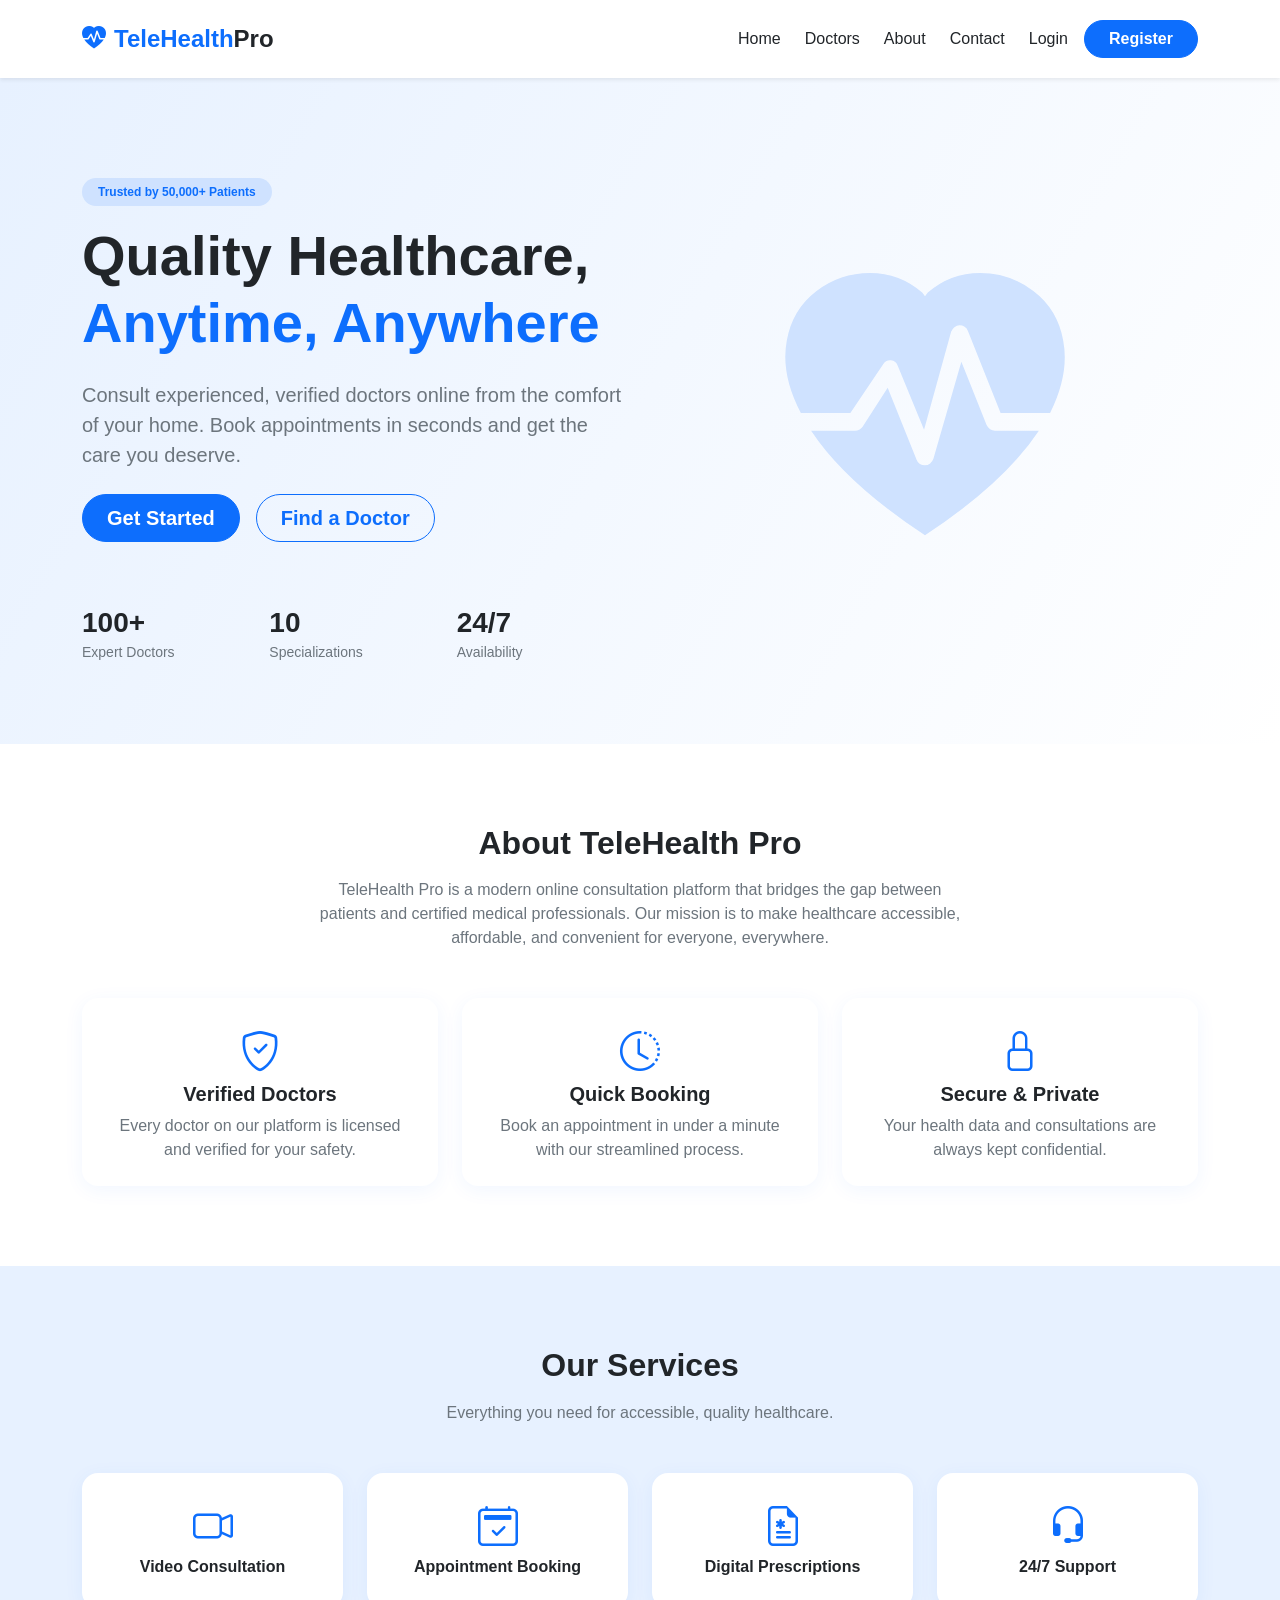
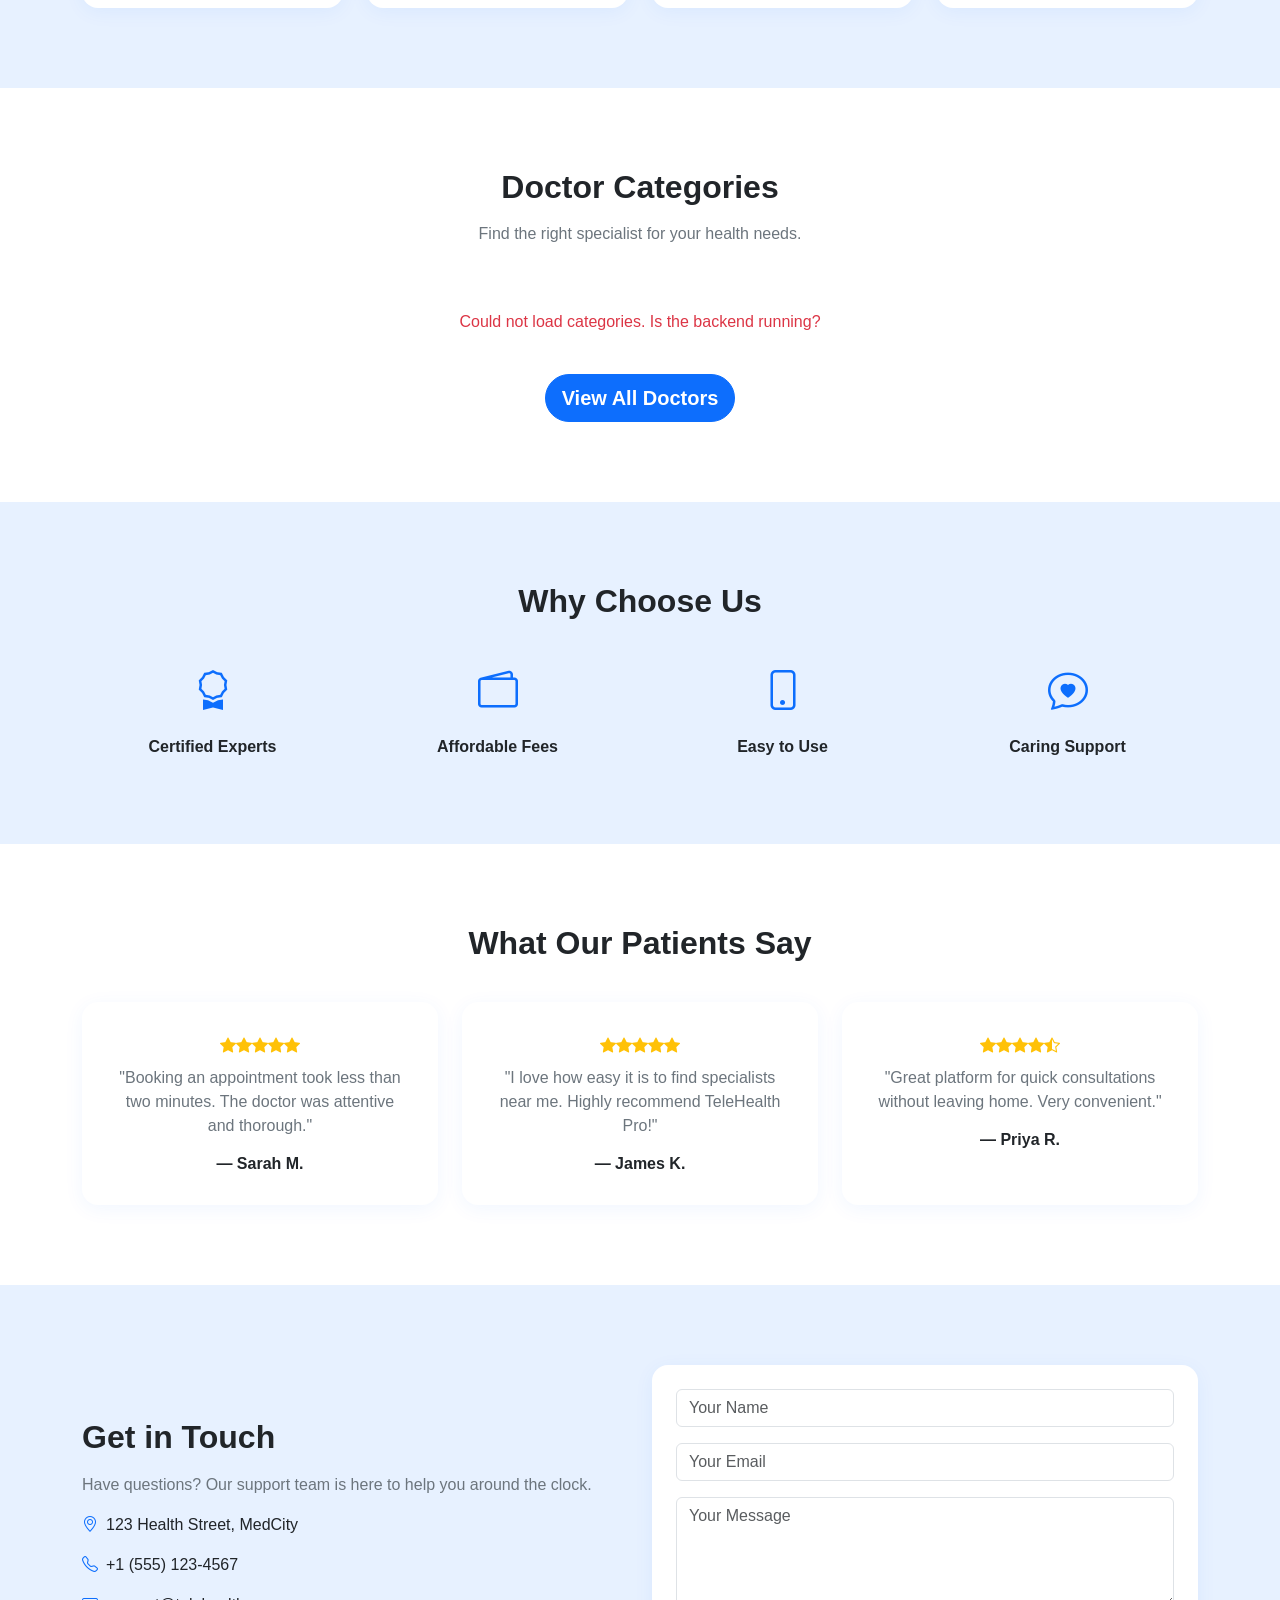
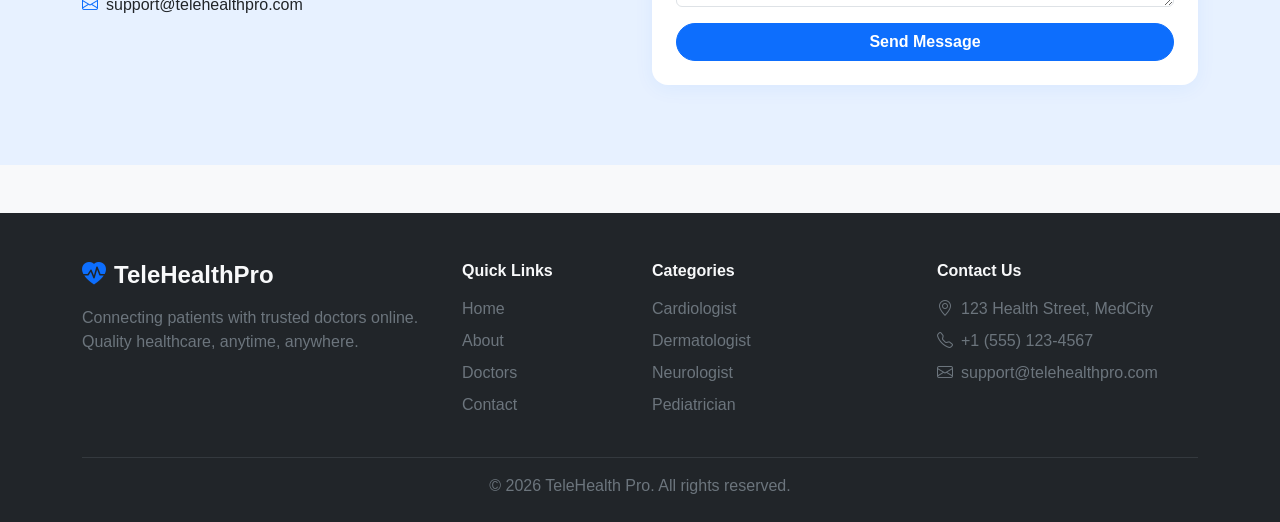
<file: frontend/index.html>
<!DOCTYPE html>
<html lang="en">
<head>
    <meta charset="UTF-8">
    <meta name="viewport" content="width=device-width, initial-scale=1.0">
    <title>TeleHealth Pro - Online Doctor Consultation Platform</title>
    <link href="https://cdn.jsdelivr.net/npm/bootstrap@5.3.3/dist/css/bootstrap.min.css" rel="stylesheet">
    <link href="https://cdn.jsdelivr.net/npm/bootstrap-icons@1.11.3/font/bootstrap-icons.css" rel="stylesheet">
    <link href="css/style.css" rel="stylesheet">
</head>
<body>

<!-- Navbar -->
<nav class="navbar navbar-expand-lg navbar-light bg-white shadow-sm sticky-top py-3">
    <div class="container">
        <a class="navbar-brand fw-bold fs-4 text-primary" href="index.html">
            <i class="bi bi-heart-pulse-fill me-2"></i>TeleHealth<span class="text-dark">Pro</span>
        </a>
        <button class="navbar-toggler" type="button" data-bs-toggle="collapse" data-bs-target="#navMenu">
            <span class="navbar-toggler-icon"></span>
        </button>
        <div class="collapse navbar-collapse" id="navMenu">
            <ul class="navbar-nav ms-auto align-items-lg-center gap-lg-2">
                <li class="nav-item"><a class="nav-link" href="index.html">Home</a></li>
                <li class="nav-item"><a class="nav-link" href="#doctors-section">Doctors</a></li>
                <li class="nav-item"><a class="nav-link" href="#about-section">About</a></li>
                <li class="nav-item"><a class="nav-link" href="#contact-section">Contact</a></li>

                <li class="nav-item nav-guest-link"><a class="nav-link" href="login.html">Login</a></li>
                <li class="nav-item nav-guest-link"><a class="btn btn-primary rounded-pill px-4" href="register.html">Register</a></li>

                <li class="nav-item nav-user-link d-none"><a class="nav-link" href="dashboard.html"><i class="bi bi-speedometer2 me-1"></i>Dashboard</a></li>
                <li class="nav-item nav-admin-link d-none"><a class="nav-link" href="admin/dashboard.html"><i class="bi bi-speedometer2 me-1"></i>Admin Panel</a></li>
                <li class="nav-item nav-auth-link d-none"><button id="logoutBtn" class="btn btn-outline-primary rounded-pill px-4">Logout</button></li>
            </ul>
        </div>
    </div>
</nav>

<!-- Hero Section -->
<section class="hero-section">
    <div class="container">
        <div class="row align-items-center">
            <div class="col-lg-6 smooth-fade">
                <span class="badge bg-primary-subtle text-primary-blue px-3 py-2 rounded-pill mb-3">Trusted by 50,000+ Patients</span>
                <h1 class="display-4 mb-4">Quality Healthcare, <span class="highlight">Anytime, Anywhere</span></h1>
                <p class="lead text-secondary mb-4">Consult experienced, verified doctors online from the comfort of your home. Book appointments in seconds and get the care you deserve.</p>
                <div class="d-flex gap-3 flex-wrap">
                    <a href="register.html" class="btn btn-primary btn-lg px-4">Get Started</a>
                    <a href="#doctors-section" class="btn btn-outline-primary btn-lg px-4">Find a Doctor</a>
                </div>
                <div class="row mt-5 g-3">
                    <div class="col-4"><h3 class="fw-bold mb-0">100+</h3><small class="text-secondary">Expert Doctors</small></div>
                    <div class="col-4"><h3 class="fw-bold mb-0">10</h3><small class="text-secondary">Specializations</small></div>
                    <div class="col-4"><h3 class="fw-bold mb-0">24/7</h3><small class="text-secondary">Availability</small></div>
                </div>
            </div>
            <div class="col-lg-6 text-center d-none d-lg-block">
                <i class="bi bi-heart-pulse-fill" style="font-size: 280px; color: var(--accent-blue);"></i>
            </div>
        </div>
    </div>
</section>

<!-- About Section -->
<section id="about-section" class="bg-white">
    <div class="container text-center">
        <h2 class="section-title">About TeleHealth Pro</h2>
        <p class="section-subtitle mx-auto">
            TeleHealth Pro is a modern online consultation platform that bridges the gap between patients and
            certified medical professionals. Our mission is to make healthcare accessible, affordable, and
            convenient for everyone, everywhere.
        </p>
        <div class="row g-4">
            <div class="col-md-4">
                <div class="feature-card p-4">
                    <i class="bi bi-shield-check text-primary-blue fs-1 mb-3"></i>
                    <h5 class="fw-bold">Verified Doctors</h5>
                    <p class="text-secondary mb-0">Every doctor on our platform is licensed and verified for your safety.</p>
                </div>
            </div>
            <div class="col-md-4">
                <div class="feature-card p-4">
                    <i class="bi bi-clock-history text-primary-blue fs-1 mb-3"></i>
                    <h5 class="fw-bold">Quick Booking</h5>
                    <p class="text-secondary mb-0">Book an appointment in under a minute with our streamlined process.</p>
                </div>
            </div>
            <div class="col-md-4">
                <div class="feature-card p-4">
                    <i class="bi bi-lock text-primary-blue fs-1 mb-3"></i>
                    <h5 class="fw-bold">Secure & Private</h5>
                    <p class="text-secondary mb-0">Your health data and consultations are always kept confidential.</p>
                </div>
            </div>
        </div>
    </div>
</section>

<!-- Services Section -->
<section class="bg-light-blue">
    <div class="container text-center">
        <h2 class="section-title">Our Services</h2>
        <p class="section-subtitle mx-auto">Everything you need for accessible, quality healthcare.</p>
        <div class="row g-4">
            <div class="col-md-3 col-sm-6">
                <div class="feature-card p-4">
                    <i class="bi bi-camera-video text-primary-blue fs-1 mb-3"></i>
                    <h6 class="fw-bold">Video Consultation</h6>
                </div>
            </div>
            <div class="col-md-3 col-sm-6">
                <div class="feature-card p-4">
                    <i class="bi bi-calendar2-check text-primary-blue fs-1 mb-3"></i>
                    <h6 class="fw-bold">Appointment Booking</h6>
                </div>
            </div>
            <div class="col-md-3 col-sm-6">
                <div class="feature-card p-4">
                    <i class="bi bi-file-earmark-medical text-primary-blue fs-1 mb-3"></i>
                    <h6 class="fw-bold">Digital Prescriptions</h6>
                </div>
            </div>
            <div class="col-md-3 col-sm-6">
                <div class="feature-card p-4">
                    <i class="bi bi-headset text-primary-blue fs-1 mb-3"></i>
                    <h6 class="fw-bold">24/7 Support</h6>
                </div>
            </div>
        </div>
    </div>
</section>

<!-- Doctor Categories Section (loaded dynamically from the API) -->
<section id="doctors-section" class="bg-white">
    <div class="container text-center">
        <h2 class="section-title">Doctor Categories</h2>
        <p class="section-subtitle mx-auto">Find the right specialist for your health needs.</p>
        <div id="categoriesContainer" class="row g-4">
            <div class="col-12 text-secondary py-3">Loading categories...</div>
        </div>
        <a href="register.html" class="btn btn-primary btn-lg mt-4">View All Doctors</a>
    </div>
</section>

<!-- Why Choose Us -->
<section class="bg-light-blue">
    <div class="container text-center">
        <h2 class="section-title">Why Choose Us</h2>
        <div class="row g-4 mt-2">
            <div class="col-md-3 col-sm-6">
                <i class="bi bi-award text-primary-blue fs-1"></i>
                <h6 class="fw-bold mt-3">Certified Experts</h6>
            </div>
            <div class="col-md-3 col-sm-6">
                <i class="bi bi-wallet2 text-primary-blue fs-1"></i>
                <h6 class="fw-bold mt-3">Affordable Fees</h6>
            </div>
            <div class="col-md-3 col-sm-6">
                <i class="bi bi-phone text-primary-blue fs-1"></i>
                <h6 class="fw-bold mt-3">Easy to Use</h6>
            </div>
            <div class="col-md-3 col-sm-6">
                <i class="bi bi-chat-heart text-primary-blue fs-1"></i>
                <h6 class="fw-bold mt-3">Caring Support</h6>
            </div>
        </div>
    </div>
</section>

<!-- Testimonials -->
<section class="bg-white">
    <div class="container text-center">
        <h2 class="section-title">What Our Patients Say</h2>
        <div class="row g-4 mt-2">
            <div class="col-md-4">
                <div class="testimonial-card">
                    <div class="stars mb-2"><i class="bi bi-star-fill"></i><i class="bi bi-star-fill"></i><i class="bi bi-star-fill"></i><i class="bi bi-star-fill"></i><i class="bi bi-star-fill"></i></div>
                    <p class="text-secondary">"Booking an appointment took less than two minutes. The doctor was attentive and thorough."</p>
                    <h6 class="fw-bold mb-0">— Sarah M.</h6>
                </div>
            </div>
            <div class="col-md-4">
                <div class="testimonial-card">
                    <div class="stars mb-2"><i class="bi bi-star-fill"></i><i class="bi bi-star-fill"></i><i class="bi bi-star-fill"></i><i class="bi bi-star-fill"></i><i class="bi bi-star-fill"></i></div>
                    <p class="text-secondary">"I love how easy it is to find specialists near me. Highly recommend TeleHealth Pro!"</p>
                    <h6 class="fw-bold mb-0">— James K.</h6>
                </div>
            </div>
            <div class="col-md-4">
                <div class="testimonial-card">
                    <div class="stars mb-2"><i class="bi bi-star-fill"></i><i class="bi bi-star-fill"></i><i class="bi bi-star-fill"></i><i class="bi bi-star-fill"></i><i class="bi bi-star-half"></i></div>
                    <p class="text-secondary">"Great platform for quick consultations without leaving home. Very convenient."</p>
                    <h6 class="fw-bold mb-0">— Priya R.</h6>
                </div>
            </div>
        </div>
    </div>
</section>

<!-- Contact Section -->
<section id="contact-section" class="bg-light-blue">
    <div class="container">
        <div class="row align-items-center g-4">
            <div class="col-lg-6">
                <h2 class="section-title">Get in Touch</h2>
                <p class="text-secondary">Have questions? Our support team is here to help you around the clock.</p>
                <ul class="list-unstyled">
                    <li class="mb-3"><i class="bi bi-geo-alt text-primary-blue me-2"></i>123 Health Street, MedCity</li>
                    <li class="mb-3"><i class="bi bi-telephone text-primary-blue me-2"></i>+1 (555) 123-4567</li>
                    <li class="mb-3"><i class="bi bi-envelope text-primary-blue me-2"></i>support@telehealthpro.com</li>
                </ul>
            </div>
            <div class="col-lg-6">
                <div class="feature-card p-4">
                    <form onsubmit="return false;">
                        <div class="mb-3"><input type="text" class="form-control" placeholder="Your Name"></div>
                        <div class="mb-3"><input type="email" class="form-control" placeholder="Your Email"></div>
                        <div class="mb-3"><textarea class="form-control" rows="4" placeholder="Your Message"></textarea></div>
                        <button type="button" class="btn btn-primary w-100">Send Message</button>
                    </form>
                </div>
            </div>
        </div>
    </div>
</section>

<!-- Footer -->
<footer class="bg-dark text-light pt-5 pb-4 mt-5">
    <div class="container">
        <div class="row g-4">
            <div class="col-lg-4 col-md-6">
                <h4 class="fw-bold mb-3"><i class="bi bi-heart-pulse-fill text-primary me-2"></i>TeleHealthPro</h4>
                <p class="text-secondary">Connecting patients with trusted doctors online. Quality healthcare, anytime, anywhere.</p>
            </div>
            <div class="col-lg-2 col-md-6">
                <h6 class="fw-bold mb-3">Quick Links</h6>
                <ul class="list-unstyled">
                    <li class="mb-2"><a href="index.html" class="text-secondary text-decoration-none">Home</a></li>
                    <li class="mb-2"><a href="#about-section" class="text-secondary text-decoration-none">About</a></li>
                    <li class="mb-2"><a href="#doctors-section" class="text-secondary text-decoration-none">Doctors</a></li>
                    <li class="mb-2"><a href="#contact-section" class="text-secondary text-decoration-none">Contact</a></li>
                </ul>
            </div>
            <div class="col-lg-3 col-md-6">
                <h6 class="fw-bold mb-3">Categories</h6>
                <ul class="list-unstyled">
                    <li class="mb-2 text-secondary">Cardiologist</li>
                    <li class="mb-2 text-secondary">Dermatologist</li>
                    <li class="mb-2 text-secondary">Neurologist</li>
                    <li class="mb-2 text-secondary">Pediatrician</li>
                </ul>
            </div>
            <div class="col-lg-3 col-md-6">
                <h6 class="fw-bold mb-3">Contact Us</h6>
                <ul class="list-unstyled text-secondary">
                    <li class="mb-2"><i class="bi bi-geo-alt me-2"></i>123 Health Street, MedCity</li>
                    <li class="mb-2"><i class="bi bi-telephone me-2"></i>+1 (555) 123-4567</li>
                    <li class="mb-2"><i class="bi bi-envelope me-2"></i>support@telehealthpro.com</li>
                </ul>
            </div>
        </div>
        <hr class="border-secondary mt-4">
        <p class="text-center text-secondary mb-0">&copy; 2026 TeleHealth Pro. All rights reserved.</p>
    </div>
</footer>

<script src="https://cdn.jsdelivr.net/npm/bootstrap@5.3.3/dist/js/bootstrap.bundle.min.js"></script>
<script src="js/config.js"></script>
<script src="js/api.js"></script>
<script src="js/auth.js"></script>
<script>
    async function loadCategories() {
        const container = document.getElementById("categoriesContainer");
        try {
            const categories = await Api.getCategories();
            if (!categories.length) {
                container.innerHTML = '<div class="col-12 text-secondary py-3">No categories available yet.</div>';
                return;
            }
            container.innerHTML = categories.map(cat => `
                <div class="col-lg-2 col-md-4 col-sm-6">
                    <div class="category-card p-4">
                        <div class="icon-circle"><i class="bi ${cat.iconClass}"></i></div>
                        <h6 class="fw-bold mb-1">${cat.categoryName}</h6>
                        <small class="text-secondary">${cat.availableDoctorCount} doctors</small>
                    </div>
                </div>
            `).join("");
        } catch (e) {
            container.innerHTML = '<div class="col-12 text-danger py-3">Could not load categories. Is the backend running?</div>';
        }
    }
    loadCategories();
</script>
</body>
</html>
</file>
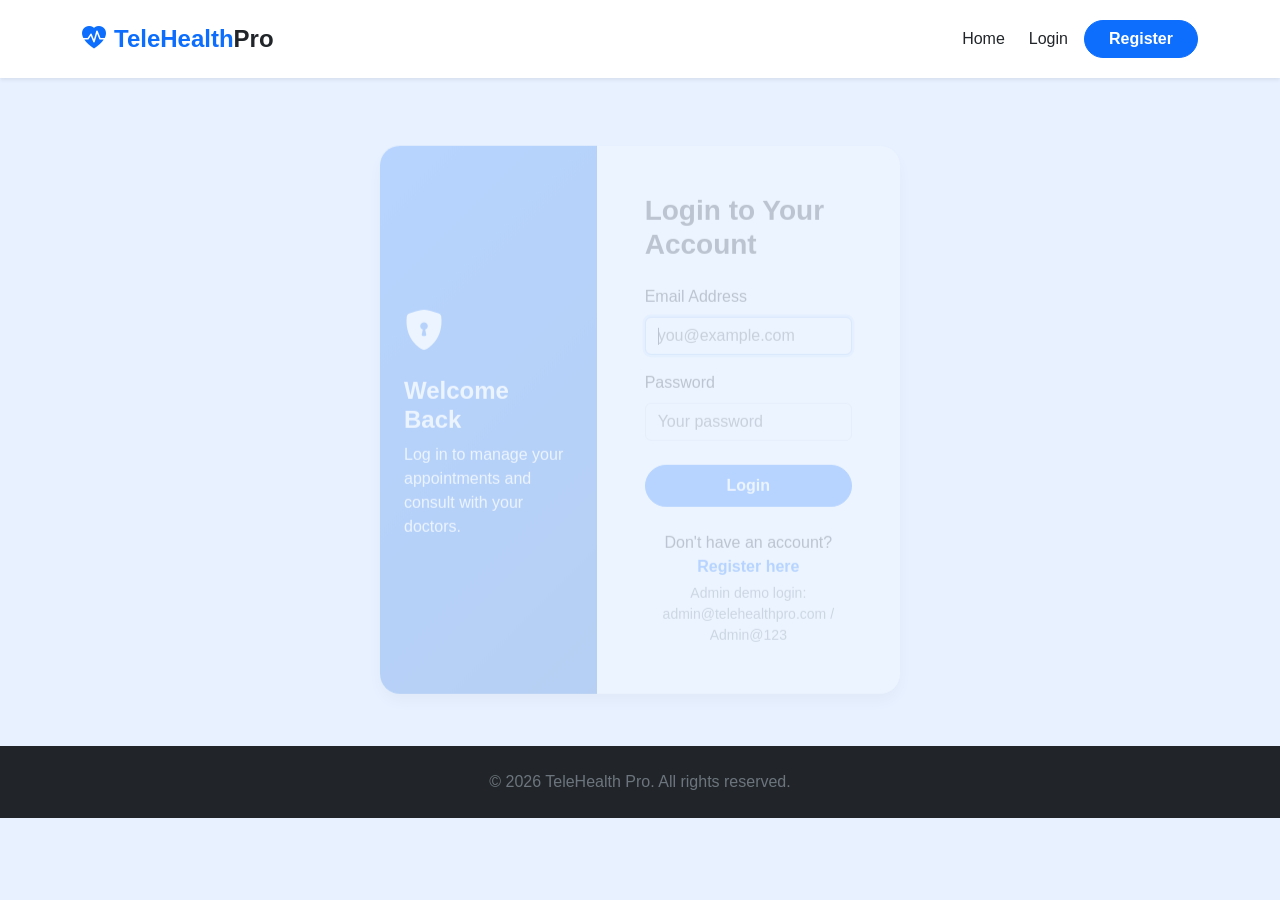
<file: frontend/book-appointment.html>
<!DOCTYPE html>
<html lang="en">
<head>
    <meta charset="UTF-8">
    <meta name="viewport" content="width=device-width, initial-scale=1.0">
    <title>Book Appointment - TeleHealth Pro</title>
    <link href="https://cdn.jsdelivr.net/npm/bootstrap@5.3.3/dist/css/bootstrap.min.css" rel="stylesheet">
    <link href="https://cdn.jsdelivr.net/npm/bootstrap-icons@1.11.3/font/bootstrap-icons.css" rel="stylesheet">
    <link href="css/style.css" rel="stylesheet">
</head>
<body class="bg-light-blue">

<nav class="navbar navbar-expand-lg navbar-light bg-white shadow-sm sticky-top py-3">
    <div class="container">
        <a class="navbar-brand fw-bold fs-4 text-primary" href="index.html">
            <i class="bi bi-heart-pulse-fill me-2"></i>TeleHealth<span class="text-dark">Pro</span>
        </a>
        <button class="navbar-toggler" type="button" data-bs-toggle="collapse" data-bs-target="#navMenu">
            <span class="navbar-toggler-icon"></span>
        </button>
        <div class="collapse navbar-collapse" id="navMenu">
            <ul class="navbar-nav ms-auto align-items-lg-center gap-lg-2">
                <li class="nav-item"><a class="nav-link" href="index.html">Home</a></li>
                <li class="nav-item"><a class="nav-link" href="doctors.html">Doctors</a></li>
                <li class="nav-item nav-user-link d-none"><a class="nav-link" href="dashboard.html"><i class="bi bi-speedometer2 me-1"></i>Dashboard</a></li>
                <li class="nav-item nav-admin-link d-none"><a class="nav-link" href="admin/dashboard.html"><i class="bi bi-speedometer2 me-1"></i>Admin Panel</a></li>
                <li class="nav-item nav-auth-link d-none"><button id="logoutBtn" class="btn btn-outline-primary rounded-pill px-4">Logout</button></li>
                <li class="nav-item nav-guest-link"><a class="nav-link" href="login.html">Login</a></li>
                <li class="nav-item nav-guest-link"><a class="btn btn-primary rounded-pill px-4" href="register.html">Register</a></li>
            </ul>
        </div>
    </div>
</nav>

<div class="container py-5">
    <div class="row justify-content-center">
        <div class="col-lg-8">
            <div id="alertContainer"></div>

            <div id="bookingCard" class="card shadow-sm border-0 p-4 d-none">
                <div class="d-flex align-items-center gap-3 mb-4 pb-3 border-bottom">
                    <img id="doctorPhoto" src="images/doctor-placeholder.png" style="width:80px;height:80px;object-fit:cover;border-radius:50%;" alt="Doctor">
                    <div>
                        <h4 class="fw-bold mb-1" id="doctorName">Dr. Name</h4>
                        <p class="text-primary-blue mb-0" id="doctorSpecialization">Specialization</p>
                        <p class="text-secondary small mb-0">
                            <span id="doctorHospital">Hospital</span> · Fee: $<span id="doctorFee">0</span>
                        </p>
                    </div>
                </div>

                <h5 class="fw-bold mb-3">Book Your Appointment</h5>
                <form id="bookingForm">
                    <div class="mb-3">
                        <label class="form-label">Select Date</label>
                        <input type="date" id="appointmentDate" class="form-control" required>
                    </div>
                    <div class="mb-4">
                        <label class="form-label">Select Time Slot</label>
                        <input type="time" id="appointmentTime" class="form-control" required>
                    </div>
                    <p class="text-secondary small">
                        <i class="bi bi-info-circle me-1"></i>Doctor is available on: <span id="doctorDays">Mon-Fri</span>
                    </p>
                    <button type="submit" class="btn btn-primary w-100 py-2">Confirm Appointment</button>
                </form>
            </div>
        </div>
    </div>
</div>

<footer class="bg-dark text-light pt-4 pb-4 mt-5">
    <p class="text-center text-secondary mb-0">&copy; 2026 TeleHealth Pro. All rights reserved.</p>
</footer>

<script src="https://cdn.jsdelivr.net/npm/bootstrap@5.3.3/dist/js/bootstrap.bundle.min.js"></script>
<script src="js/config.js"></script>
<script src="js/api.js"></script>
<script src="js/auth.js"></script>
<script>
    const urlParams = new URLSearchParams(window.location.search);
    const doctorId = urlParams.get("doctorId");

    async function init() {
        const user = await requireAuth();
        if (!user) return;

        if (!doctorId) {
            showAlert("alertContainer", "No doctor selected. Please go back to the doctor list.");
            return;
        }

        try {
            const doctor = await Api.getDoctor(doctorId);
            document.getElementById("doctorPhoto").src = doctor.photo || "images/doctor-placeholder.png";
            document.getElementById("doctorName").textContent = doctor.doctorName;
            document.getElementById("doctorSpecialization").textContent = doctor.specialization;
            document.getElementById("doctorHospital").textContent = doctor.hospital;
            document.getElementById("doctorFee").textContent = doctor.consultationFee;
            document.getElementById("doctorDays").textContent = doctor.availableDays;
            document.getElementById("bookingCard").classList.remove("d-none");
        } catch (e) {
            showAlert("alertContainer", "Could not load doctor details.");
        }
    }

    document.getElementById("bookingForm").addEventListener("submit", async (e) => {
        e.preventDefault();
        const dto = {
            doctorId: Number(doctorId),
            appointmentDate: document.getElementById("appointmentDate").value,
            appointmentTime: document.getElementById("appointmentTime").value,
        };
        try {
            await Api.bookAppointment(dto);
            showAlert("alertContainer", "Appointment request submitted successfully! Status: Pending", "success");
            document.getElementById("bookingForm").reset();
            setTimeout(() => window.location.href = "dashboard.html", 1800);
        } catch (err) {
            showAlert("alertContainer", err.message);
        }
    });

    init();
</script>
</body>
</html>
</file>
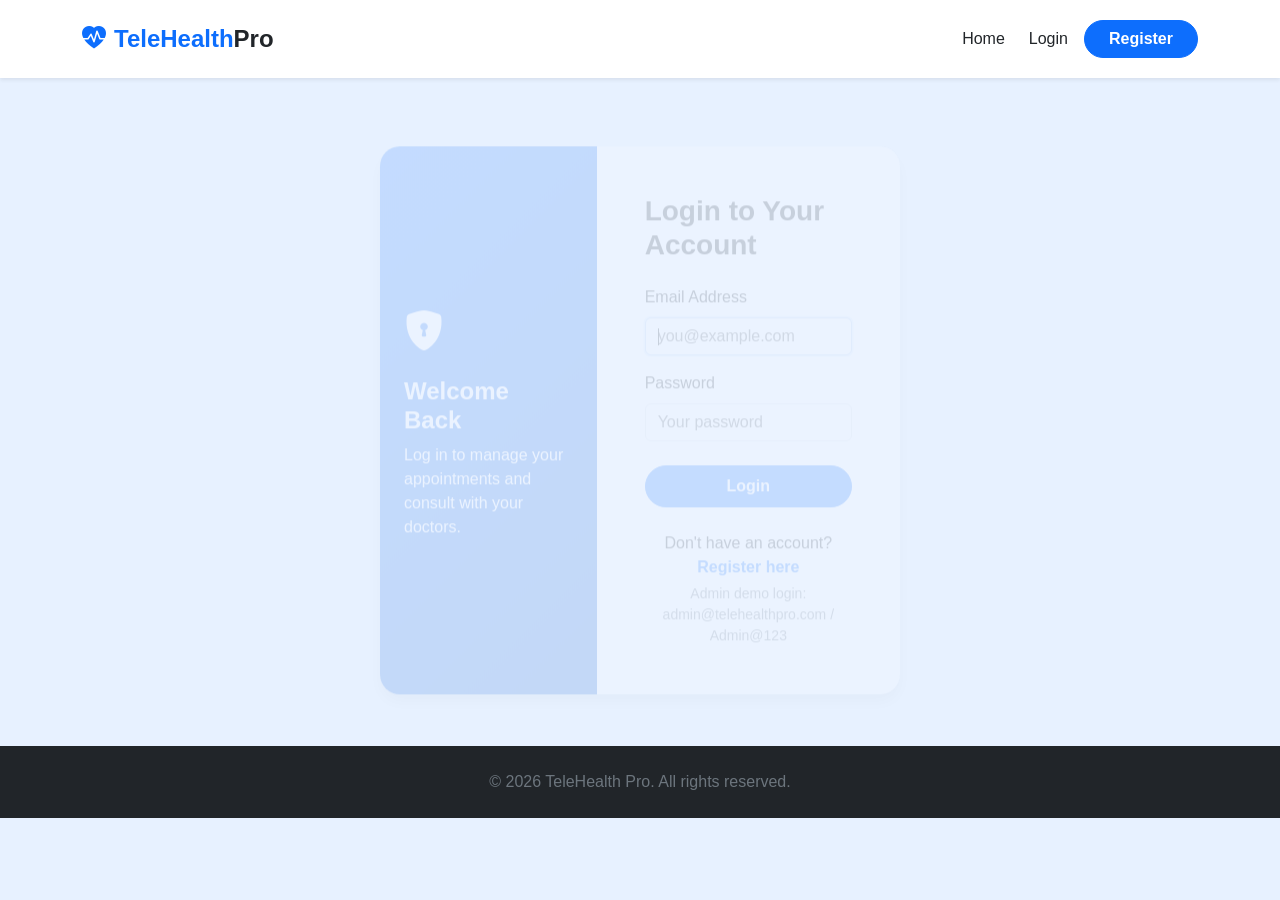
<file: frontend/dashboard.html>
<!DOCTYPE html>
<html lang="en">
<head>
    <meta charset="UTF-8">
    <meta name="viewport" content="width=device-width, initial-scale=1.0">
    <title>Dashboard - TeleHealth Pro</title>
    <link href="https://cdn.jsdelivr.net/npm/bootstrap@5.3.3/dist/css/bootstrap.min.css" rel="stylesheet">
    <link href="https://cdn.jsdelivr.net/npm/bootstrap-icons@1.11.3/font/bootstrap-icons.css" rel="stylesheet">
    <link href="css/style.css" rel="stylesheet">
</head>
<body>

<nav class="navbar navbar-expand-lg navbar-light bg-white shadow-sm sticky-top py-3">
    <div class="container">
        <a class="navbar-brand fw-bold fs-4 text-primary" href="index.html">
            <i class="bi bi-heart-pulse-fill me-2"></i>TeleHealth<span class="text-dark">Pro</span>
        </a>
        <button class="navbar-toggler" type="button" data-bs-toggle="collapse" data-bs-target="#navMenu">
            <span class="navbar-toggler-icon"></span>
        </button>
        <div class="collapse navbar-collapse" id="navMenu">
            <ul class="navbar-nav ms-auto align-items-lg-center gap-lg-2">
                <li class="nav-item"><a class="nav-link" href="index.html">Home</a></li>
                <li class="nav-item"><a class="nav-link" href="doctors.html">Doctors</a></li>
                <li class="nav-item"><a class="nav-link" href="my-appointments.html">My Appointments</a></li>
                <li class="nav-item nav-guest-link"><a class="nav-link" href="login.html">Login</a></li>
                <li class="nav-item nav-guest-link"><a class="btn btn-primary rounded-pill px-4" href="register.html">Register</a></li>
                <li class="nav-item nav-user-link d-none"><a class="nav-link" href="dashboard.html"><i class="bi bi-speedometer2 me-1"></i>Dashboard</a></li>
                <li class="nav-item nav-admin-link d-none"><a class="nav-link" href="admin/dashboard.html"><i class="bi bi-speedometer2 me-1"></i>Admin Panel</a></li>
                <li class="nav-item nav-auth-link d-none"><button id="logoutBtn" class="btn btn-outline-primary rounded-pill px-4">Logout</button></li>
            </ul>
        </div>
    </div>
</nav>

<div class="container py-5">
    <h2 class="fw-bold mb-1">Welcome, <span id="welcomeName">...</span> 👋</h2>
    <p class="text-secondary mb-4">Here's an overview of doctor categories available for consultation.</p>

    <div id="categoriesContainer" class="row g-4 mb-5">
        <div class="col-12 text-secondary py-3">Loading categories...</div>
    </div>

    <h4 class="fw-bold mb-3">My Appointments</h4>
    <div class="table-responsive">
        <table class="table table-hover bg-white align-middle">
            <thead>
                <tr><th>Doctor</th><th>Specialization</th><th>Date</th><th>Time</th><th>Status</th></tr>
            </thead>
            <tbody id="appointmentsBody">
                <tr><td colspan="5" class="text-center text-secondary py-4">Loading...</td></tr>
            </tbody>
        </table>
    </div>
</div>

<footer class="bg-dark text-light pt-4 pb-4 mt-5">
    <p class="text-center text-secondary mb-0">&copy; 2026 TeleHealth Pro. All rights reserved.</p>
</footer>

<script src="https://cdn.jsdelivr.net/npm/bootstrap@5.3.3/dist/js/bootstrap.bundle.min.js"></script>
<script src="js/config.js"></script>
<script src="js/api.js"></script>
<script src="js/auth.js"></script>
<script>
    const statusBadgeClass = (status) => ({
        Approved: "bg-success", Cancelled: "bg-danger", Completed: "bg-secondary", Pending: "bg-warning text-dark"
    }[status] || "bg-warning text-dark");

    async function init() {
        const user = await requireAuth();
        if (!user) return;
        if (user.role === "ROLE_ADMIN") {
            window.location.href = "admin/dashboard.html";
            return;
        }
        document.getElementById("welcomeName").textContent = user.fullName;

        // Categories with available-doctor counts
        try {
            const categories = await Api.getCategories();
            const container = document.getElementById("categoriesContainer");
            if (!categories.length) {
                container.innerHTML = '<div class="col-12 text-secondary py-3">No categories available.</div>';
            } else {
                container.innerHTML = categories.map(cat => `
                    <div class="col-lg-3 col-md-4 col-sm-6">
                        <div class="card dashboard-card h-100 text-center p-4">
                            <div class="mx-auto mb-2" style="width:60px;height:60px;background:#e7f1ff;border-radius:50%;display:flex;align-items:center;justify-content:center;">
                                <i class="bi ${cat.iconClass} fs-3 text-primary-blue"></i>
                            </div>
                            <h6 class="fw-bold mb-1">${cat.categoryName}</h6>
                            <p class="text-secondary small mb-3">Available Doctors: <strong>${cat.availableDoctorCount}</strong></p>
                            <a href="doctors.html?categoryId=${cat.id}" class="btn btn-outline-primary btn-sm rounded-pill">View Doctors</a>
                        </div>
                    </div>
                `).join("");
            }
        } catch (e) {
            document.getElementById("categoriesContainer").innerHTML =
                '<div class="col-12 text-danger py-3">Could not load categories.</div>';
        }

        // My appointments
        try {
            const appointments = await Api.myAppointments();
            const tbody = document.getElementById("appointmentsBody");
            if (!appointments.length) {
                tbody.innerHTML = '<tr><td colspan="5" class="text-center text-secondary py-4">No appointments booked yet. <a href="doctors.html">Book one now</a>.</td></tr>';
            } else {
                tbody.innerHTML = appointments.map(a => `
                    <tr>
                        <td>${a.doctorName}</td>
                        <td>${a.doctorSpecialization}</td>
                        <td>${a.appointmentDate}</td>
                        <td>${a.appointmentTime}</td>
                        <td><span class="badge ${statusBadgeClass(a.status)}">${a.status}</span></td>
                    </tr>
                `).join("");
            }
        } catch (e) {
            document.getElementById("appointmentsBody").innerHTML =
                '<tr><td colspan="5" class="text-center text-danger py-4">Could not load appointments.</td></tr>';
        }
    }
    init();
</script>
</body>
</html>
</file>
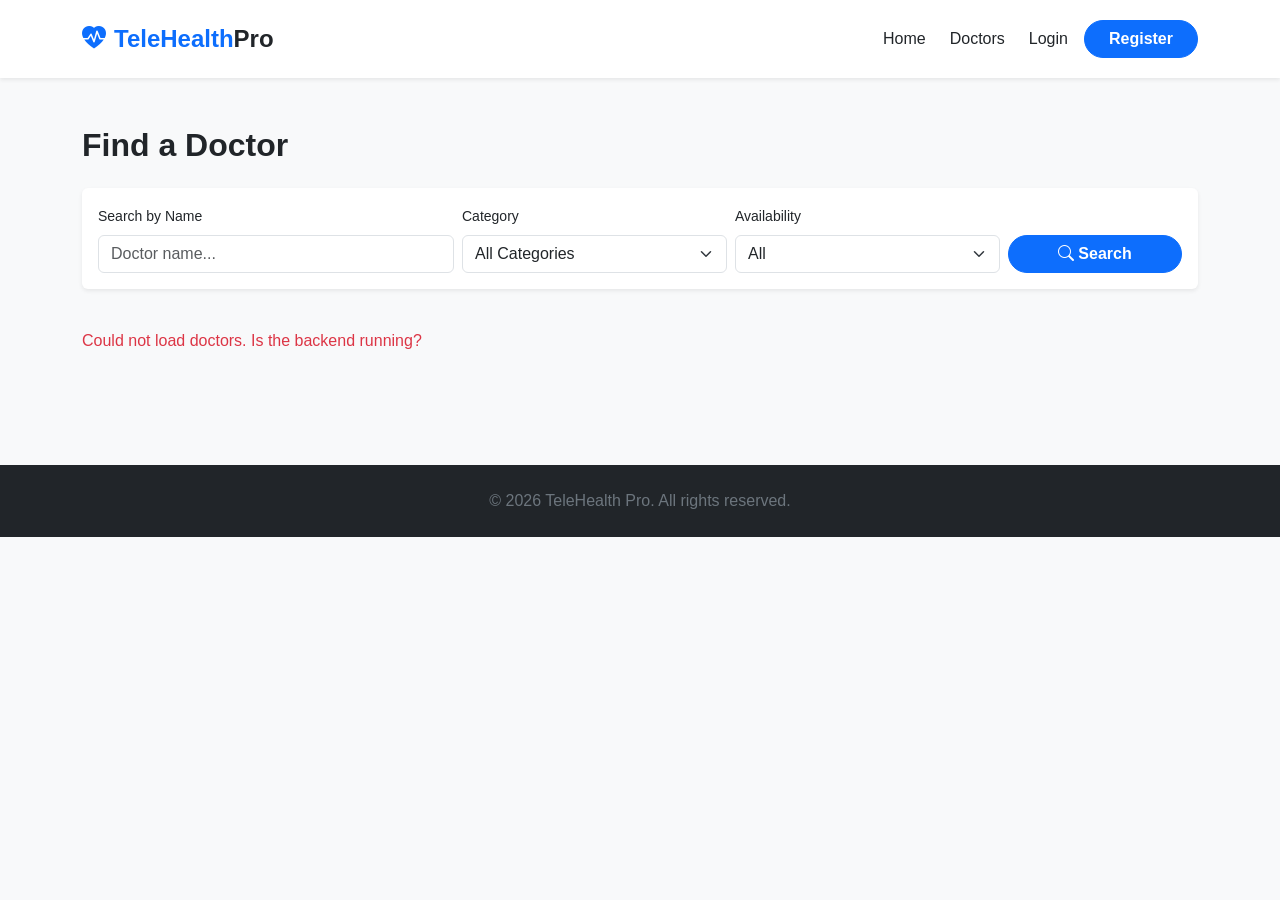
<file: frontend/doctors.html>
<!DOCTYPE html>
<html lang="en">
<head>
    <meta charset="UTF-8">
    <meta name="viewport" content="width=device-width, initial-scale=1.0">
    <title>Find a Doctor - TeleHealth Pro</title>
    <link href="https://cdn.jsdelivr.net/npm/bootstrap@5.3.3/dist/css/bootstrap.min.css" rel="stylesheet">
    <link href="https://cdn.jsdelivr.net/npm/bootstrap-icons@1.11.3/font/bootstrap-icons.css" rel="stylesheet">
    <link href="css/style.css" rel="stylesheet">
</head>
<body>

<nav class="navbar navbar-expand-lg navbar-light bg-white shadow-sm sticky-top py-3">
    <div class="container">
        <a class="navbar-brand fw-bold fs-4 text-primary" href="index.html">
            <i class="bi bi-heart-pulse-fill me-2"></i>TeleHealth<span class="text-dark">Pro</span>
        </a>
        <button class="navbar-toggler" type="button" data-bs-toggle="collapse" data-bs-target="#navMenu">
            <span class="navbar-toggler-icon"></span>
        </button>
        <div class="collapse navbar-collapse" id="navMenu">
            <ul class="navbar-nav ms-auto align-items-lg-center gap-lg-2">
                <li class="nav-item"><a class="nav-link" href="index.html">Home</a></li>
                <li class="nav-item"><a class="nav-link" href="doctors.html">Doctors</a></li>
                <li class="nav-item nav-user-link d-none"><a class="nav-link" href="my-appointments.html">My Appointments</a></li>
                <li class="nav-item nav-guest-link"><a class="nav-link" href="login.html">Login</a></li>
                <li class="nav-item nav-guest-link"><a class="btn btn-primary rounded-pill px-4" href="register.html">Register</a></li>
                <li class="nav-item nav-user-link d-none"><a class="nav-link" href="dashboard.html"><i class="bi bi-speedometer2 me-1"></i>Dashboard</a></li>
                <li class="nav-item nav-admin-link d-none"><a class="nav-link" href="admin/dashboard.html"><i class="bi bi-speedometer2 me-1"></i>Admin Panel</a></li>
                <li class="nav-item nav-auth-link d-none"><button id="logoutBtn" class="btn btn-outline-primary rounded-pill px-4">Logout</button></li>
            </ul>
        </div>
    </div>
</nav>

<div class="container py-5">
    <h2 class="fw-bold mb-4">Find a Doctor</h2>

    <form id="filterForm" class="card p-3 mb-4 shadow-sm border-0">
        <div class="row g-2 align-items-end">
            <div class="col-md-4">
                <label class="form-label small">Search by Name</label>
                <input type="text" id="searchName" class="form-control" placeholder="Doctor name...">
            </div>
            <div class="col-md-3">
                <label class="form-label small">Category</label>
                <select id="filterCategory" class="form-select">
                    <option value="">All Categories</option>
                </select>
            </div>
            <div class="col-md-3">
                <label class="form-label small">Availability</label>
                <select id="filterAvailability" class="form-select">
                    <option value="">All</option>
                    <option value="Available">Available</option>
                    <option value="Busy">Busy</option>
                </select>
            </div>
            <div class="col-md-2">
                <button type="submit" class="btn btn-primary w-100"><i class="bi bi-search me-1"></i>Search</button>
            </div>
        </div>
    </form>

    <div id="doctorsContainer" class="row g-4">
        <div class="col-12 text-secondary py-3">Loading doctors...</div>
    </div>
</div>

<footer class="bg-dark text-light pt-4 pb-4 mt-5">
    <p class="text-center text-secondary mb-0">&copy; 2026 TeleHealth Pro. All rights reserved.</p>
</footer>

<script src="https://cdn.jsdelivr.net/npm/bootstrap@5.3.3/dist/js/bootstrap.bundle.min.js"></script>
<script src="js/config.js"></script>
<script src="js/api.js"></script>
<script src="js/auth.js"></script>
<script>
    const urlParams = new URLSearchParams(window.location.search);

    function renderDoctors(doctors) {
        const container = document.getElementById("doctorsContainer");
        if (!doctors.length) {
            container.innerHTML = '<div class="col-12"><p class="text-center text-secondary py-5">No doctors found matching your criteria.</p></div>';
            return;
        }
        container.innerHTML = doctors.map(doc => `
            <div class="col-lg-4 col-md-6">
                <div class="card doctor-card h-100">
                    <img src="${doc.photo || 'images/doctor-placeholder.png'}"
                         alt="Doctor photo" onerror="this.onerror=null;this.src='images/doctor-placeholder.png';">
                    <div class="card-body">
                        <div class="d-flex justify-content-between align-items-start">
                            <h5 class="fw-bold mb-1">${doc.doctorName}</h5>
                            <span class="badge ${doc.availability === 'Available' ? 'badge-available' : 'badge-busy'}">${doc.availability}</span>
                        </div>
                        <p class="text-primary-blue fw-semibold mb-1">${doc.specialization}</p>
                        <p class="text-secondary small mb-1">${doc.qualification}</p>
                        <p class="text-secondary small mb-1"><i class="bi bi-hospital me-1"></i>${doc.hospital}</p>
                        <p class="text-secondary small mb-1"><i class="bi bi-briefcase me-1"></i>${doc.experience} years experience</p>
                        <p class="text-secondary small mb-1"><i class="bi bi-calendar-week me-1"></i>${doc.availableDays}</p>
                        <div class="d-flex justify-content-between align-items-center mt-3">
                            <span class="fw-bold">$${doc.consultationFee}</span>
                            <span class="text-warning"><i class="bi bi-star-fill"></i> ${doc.rating}</span>
                        </div>
                        <a href="book-appointment.html?doctorId=${doc.id}" class="btn btn-primary w-100 mt-3">Book Appointment</a>
                    </div>
                </div>
            </div>
        `).join("");
    }

    async function loadCategories() {
        const select = document.getElementById("filterCategory");
        try {
            const categories = await Api.getCategories();
            categories.forEach(cat => {
                const opt = document.createElement("option");
                opt.value = cat.id;
                opt.textContent = cat.categoryName;
                select.appendChild(opt);
            });
            const preselect = urlParams.get("categoryId");
            if (preselect) select.value = preselect;
        } catch (e) { /* leave just "All Categories" */ }
    }

    async function loadDoctors() {
        const container = document.getElementById("doctorsContainer");
        container.innerHTML = '<div class="col-12 text-secondary py-3">Loading doctors...</div>';
        const params = {};
        const name = document.getElementById("searchName").value.trim();
        const categoryId = document.getElementById("filterCategory").value;
        const availability = document.getElementById("filterAvailability").value;
        if (name) params.name = name;
        if (categoryId) params.categoryId = categoryId;
        if (availability) params.availability = availability;

        try {
            const doctors = await Api.getDoctors(params);
            renderDoctors(doctors);
        } catch (e) {
            container.innerHTML = '<div class="col-12 text-danger py-3">Could not load doctors. Is the backend running?</div>';
        }
    }

    document.getElementById("filterForm").addEventListener("submit", (e) => {
        e.preventDefault();
        loadDoctors();
    });

    (async () => {
        await loadCategories();
        await loadDoctors();
    })();
</script>
</body>
</html>
</file>
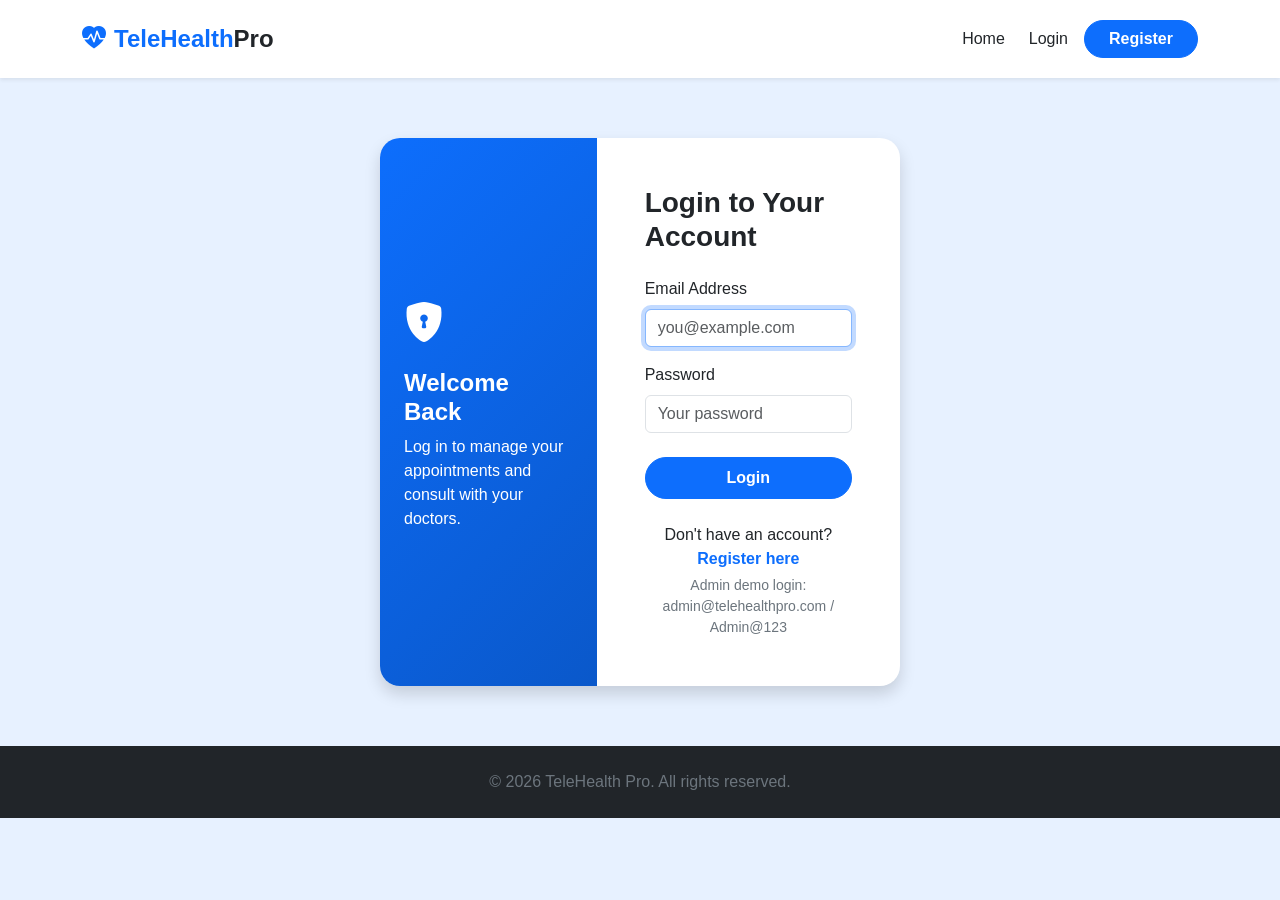
<file: frontend/login.html>
<!DOCTYPE html>
<html lang="en">
<head>
    <meta charset="UTF-8">
    <meta name="viewport" content="width=device-width, initial-scale=1.0">
    <title>Login - TeleHealth Pro</title>
    <link href="https://cdn.jsdelivr.net/npm/bootstrap@5.3.3/dist/css/bootstrap.min.css" rel="stylesheet">
    <link href="https://cdn.jsdelivr.net/npm/bootstrap-icons@1.11.3/font/bootstrap-icons.css" rel="stylesheet">
    <link href="css/style.css" rel="stylesheet">
</head>
<body class="bg-light-blue">

<nav class="navbar navbar-expand-lg navbar-light bg-white shadow-sm sticky-top py-3">
    <div class="container">
        <a class="navbar-brand fw-bold fs-4 text-primary" href="index.html">
            <i class="bi bi-heart-pulse-fill me-2"></i>TeleHealth<span class="text-dark">Pro</span>
        </a>
        <button class="navbar-toggler" type="button" data-bs-toggle="collapse" data-bs-target="#navMenu">
            <span class="navbar-toggler-icon"></span>
        </button>
        <div class="collapse navbar-collapse" id="navMenu">
            <ul class="navbar-nav ms-auto align-items-lg-center gap-lg-2">
                <li class="nav-item"><a class="nav-link" href="index.html">Home</a></li>
                <li class="nav-item nav-guest-link"><a class="nav-link" href="login.html">Login</a></li>
                <li class="nav-item nav-guest-link"><a class="btn btn-primary rounded-pill px-4" href="register.html">Register</a></li>
                <li class="nav-item nav-user-link d-none"><a class="nav-link" href="dashboard.html"><i class="bi bi-speedometer2 me-1"></i>Dashboard</a></li>
                <li class="nav-item nav-admin-link d-none"><a class="nav-link" href="admin/dashboard.html"><i class="bi bi-speedometer2 me-1"></i>Admin Panel</a></li>
                <li class="nav-item nav-auth-link d-none"><button id="logoutBtn" class="btn btn-outline-primary rounded-pill px-4">Logout</button></li>
            </ul>
        </div>
    </div>
</nav>

<div class="container">
    <div class="card auth-card shadow smooth-fade">
        <div class="row g-0">
            <div class="col-lg-5 auth-side-panel d-none d-lg-flex flex-column justify-content-center p-4">
                <i class="bi bi-shield-lock-fill fs-1 mb-3"></i>
                <h4 class="fw-bold">Welcome Back</h4>
                <p class="mb-0">Log in to manage your appointments and consult with your doctors.</p>
            </div>
            <div class="col-lg-7">
                <div class="p-4 p-md-5">
                    <h3 class="fw-bold mb-4">Login to Your Account</h3>

                    <div id="alertContainer"></div>

                    <form id="loginForm">
                        <div class="mb-3">
                            <label class="form-label">Email Address</label>
                            <input type="email" id="email" class="form-control" placeholder="you@example.com" required autofocus>
                        </div>
                        <div class="mb-4">
                            <label class="form-label">Password</label>
                            <input type="password" id="password" class="form-control" placeholder="Your password" required>
                        </div>
                        <button type="submit" class="btn btn-primary w-100 py-2">Login</button>
                    </form>

                    <p class="text-center mt-4 mb-1">Don't have an account? <a href="register.html" class="fw-bold">Register here</a></p>
                    <p class="text-center text-secondary small mb-0">Admin demo login: admin@telehealthpro.com / Admin@123</p>
                </div>
            </div>
        </div>
    </div>
</div>

<footer class="bg-dark text-light pt-4 pb-4 mt-5">
    <p class="text-center text-secondary mb-0">&copy; 2026 TeleHealth Pro. All rights reserved.</p>
</footer>

<script src="https://cdn.jsdelivr.net/npm/bootstrap@5.3.3/dist/js/bootstrap.bundle.min.js"></script>
<script src="js/config.js"></script>
<script src="js/api.js"></script>
<script src="js/auth.js"></script>
<script>
    // If already logged in, skip straight to the right dashboard.
    (async () => {
        try {
            const user = await Api.me();
            window.location.href = user.role === "ROLE_ADMIN" ? "admin/dashboard.html" : "dashboard.html";
        } catch (e) { /* not logged in, stay here */ }
    })();

    document.getElementById("loginForm").addEventListener("submit", async (e) => {
        e.preventDefault();
        const email = document.getElementById("email").value.trim();
        const password = document.getElementById("password").value;

        try {
            const user = await Api.login(email, password);
            window.location.href = user.role === "ROLE_ADMIN" ? "admin/dashboard.html" : "dashboard.html";
        } catch (err) {
            showAlert("alertContainer", err.message || "Invalid email or password");
        }
    });
</script>
</body>
</html>
</file>
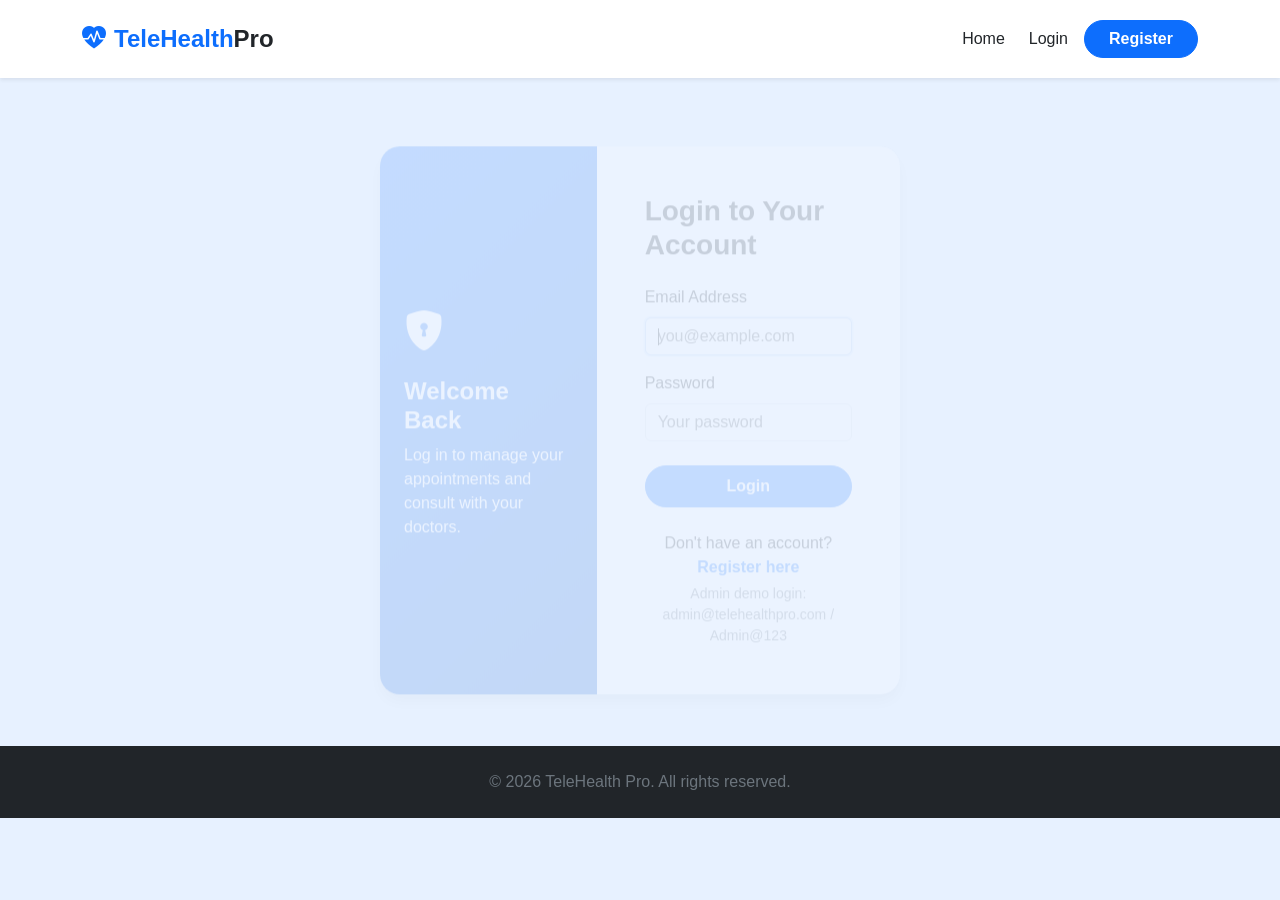
<file: frontend/my-appointments.html>
<!DOCTYPE html>
<html lang="en">
<head>
    <meta charset="UTF-8">
    <meta name="viewport" content="width=device-width, initial-scale=1.0">
    <title>My Appointments - TeleHealth Pro</title>
    <link href="https://cdn.jsdelivr.net/npm/bootstrap@5.3.3/dist/css/bootstrap.min.css" rel="stylesheet">
    <link href="https://cdn.jsdelivr.net/npm/bootstrap-icons@1.11.3/font/bootstrap-icons.css" rel="stylesheet">
    <link href="css/style.css" rel="stylesheet">
</head>
<body>

<nav class="navbar navbar-expand-lg navbar-light bg-white shadow-sm sticky-top py-3">
    <div class="container">
        <a class="navbar-brand fw-bold fs-4 text-primary" href="index.html">
            <i class="bi bi-heart-pulse-fill me-2"></i>TeleHealth<span class="text-dark">Pro</span>
        </a>
        <button class="navbar-toggler" type="button" data-bs-toggle="collapse" data-bs-target="#navMenu">
            <span class="navbar-toggler-icon"></span>
        </button>
        <div class="collapse navbar-collapse" id="navMenu">
            <ul class="navbar-nav ms-auto align-items-lg-center gap-lg-2">
                <li class="nav-item"><a class="nav-link" href="index.html">Home</a></li>
                <li class="nav-item"><a class="nav-link" href="doctors.html">Doctors</a></li>
                <li class="nav-item nav-user-link d-none"><a class="nav-link" href="dashboard.html"><i class="bi bi-speedometer2 me-1"></i>Dashboard</a></li>
                <li class="nav-item nav-admin-link d-none"><a class="nav-link" href="admin/dashboard.html"><i class="bi bi-speedometer2 me-1"></i>Admin Panel</a></li>
                <li class="nav-item nav-auth-link d-none"><button id="logoutBtn" class="btn btn-outline-primary rounded-pill px-4">Logout</button></li>
                <li class="nav-item nav-guest-link"><a class="nav-link" href="login.html">Login</a></li>
                <li class="nav-item nav-guest-link"><a class="btn btn-primary rounded-pill px-4" href="register.html">Register</a></li>
            </ul>
        </div>
    </div>
</nav>

<div class="container py-5">
    <h2 class="fw-bold mb-4">My Appointments</h2>
    <div class="table-responsive">
        <table class="table table-hover bg-white align-middle">
            <thead>
                <tr><th>Doctor</th><th>Specialization</th><th>Date</th><th>Time</th><th>Status</th></tr>
            </thead>
            <tbody id="appointmentsBody">
                <tr><td colspan="5" class="text-center text-secondary py-4">Loading...</td></tr>
            </tbody>
        </table>
    </div>
</div>

<footer class="bg-dark text-light pt-4 pb-4 mt-5">
    <p class="text-center text-secondary mb-0">&copy; 2026 TeleHealth Pro. All rights reserved.</p>
</footer>

<script src="https://cdn.jsdelivr.net/npm/bootstrap@5.3.3/dist/js/bootstrap.bundle.min.js"></script>
<script src="js/config.js"></script>
<script src="js/api.js"></script>
<script src="js/auth.js"></script>
<script>
    const statusBadgeClass = (status) => ({
        Approved: "bg-success", Cancelled: "bg-danger", Completed: "bg-secondary", Pending: "bg-warning text-dark"
    }[status] || "bg-warning text-dark");

    async function init() {
        const user = await requireAuth();
        if (!user) return;

        try {
            const appointments = await Api.myAppointments();
            const tbody = document.getElementById("appointmentsBody");
            if (!appointments.length) {
                tbody.innerHTML = '<tr><td colspan="5" class="text-center text-secondary py-4">No appointments booked yet. <a href="doctors.html">Book one now</a>.</td></tr>';
            } else {
                tbody.innerHTML = appointments.map(a => `
                    <tr>
                        <td>${a.doctorName}</td>
                        <td>${a.doctorSpecialization}</td>
                        <td>${a.appointmentDate}</td>
                        <td>${a.appointmentTime}</td>
                        <td><span class="badge ${statusBadgeClass(a.status)}">${a.status}</span></td>
                    </tr>
                `).join("");
            }
        } catch (e) {
            document.getElementById("appointmentsBody").innerHTML =
                '<tr><td colspan="5" class="text-center text-danger py-4">Could not load appointments.</td></tr>';
        }
    }
    init();
</script>
</body>
</html>
</file>
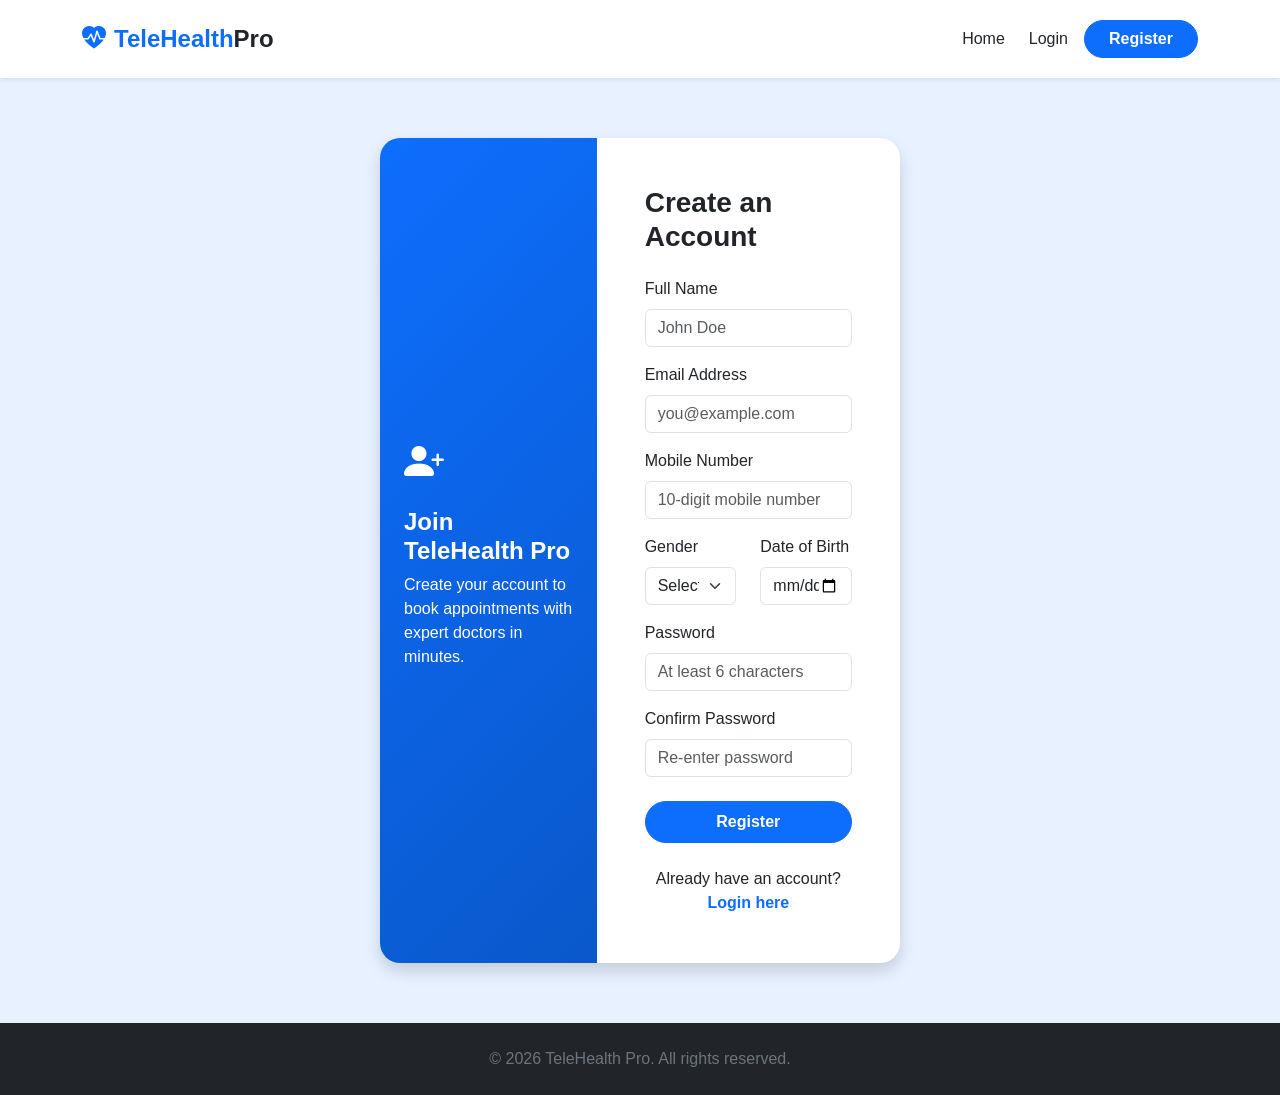
<file: frontend/register.html>
<!DOCTYPE html>
<html lang="en">
<head>
    <meta charset="UTF-8">
    <meta name="viewport" content="width=device-width, initial-scale=1.0">
    <title>Register - TeleHealth Pro</title>
    <link href="https://cdn.jsdelivr.net/npm/bootstrap@5.3.3/dist/css/bootstrap.min.css" rel="stylesheet">
    <link href="https://cdn.jsdelivr.net/npm/bootstrap-icons@1.11.3/font/bootstrap-icons.css" rel="stylesheet">
    <link href="css/style.css" rel="stylesheet">
</head>
<body class="bg-light-blue">

<nav class="navbar navbar-expand-lg navbar-light bg-white shadow-sm sticky-top py-3">
    <div class="container">
        <a class="navbar-brand fw-bold fs-4 text-primary" href="index.html">
            <i class="bi bi-heart-pulse-fill me-2"></i>TeleHealth<span class="text-dark">Pro</span>
        </a>
        <button class="navbar-toggler" type="button" data-bs-toggle="collapse" data-bs-target="#navMenu">
            <span class="navbar-toggler-icon"></span>
        </button>
        <div class="collapse navbar-collapse" id="navMenu">
            <ul class="navbar-nav ms-auto align-items-lg-center gap-lg-2">
                <li class="nav-item"><a class="nav-link" href="index.html">Home</a></li>
                <li class="nav-item nav-guest-link"><a class="nav-link" href="login.html">Login</a></li>
                <li class="nav-item nav-guest-link"><a class="btn btn-primary rounded-pill px-4" href="register.html">Register</a></li>
                <li class="nav-item nav-user-link d-none"><a class="nav-link" href="dashboard.html"><i class="bi bi-speedometer2 me-1"></i>Dashboard</a></li>
                <li class="nav-item nav-admin-link d-none"><a class="nav-link" href="admin/dashboard.html"><i class="bi bi-speedometer2 me-1"></i>Admin Panel</a></li>
                <li class="nav-item nav-auth-link d-none"><button id="logoutBtn" class="btn btn-outline-primary rounded-pill px-4">Logout</button></li>
            </ul>
        </div>
    </div>
</nav>

<div class="container">
    <div class="card auth-card shadow smooth-fade">
        <div class="row g-0">
            <div class="col-lg-5 auth-side-panel d-none d-lg-flex flex-column justify-content-center p-4">
                <i class="bi bi-person-plus-fill fs-1 mb-3"></i>
                <h4 class="fw-bold">Join TeleHealth Pro</h4>
                <p class="mb-0">Create your account to book appointments with expert doctors in minutes.</p>
            </div>
            <div class="col-lg-7">
                <div class="p-4 p-md-5">
                    <h3 class="fw-bold mb-4">Create an Account</h3>

                    <div id="alertContainer"></div>

                    <form id="registerForm" novalidate>
                        <div class="mb-3">
                            <label class="form-label">Full Name</label>
                            <input type="text" id="fullName" class="form-control" placeholder="John Doe" required minlength="3" maxlength="100">
                            <div class="invalid-feedback">Full name must be between 3 and 100 characters.</div>
                        </div>

                        <div class="mb-3">
                            <label class="form-label">Email Address</label>
                            <input type="email" id="email" class="form-control" placeholder="you@example.com" required>
                            <div class="invalid-feedback">Please provide a valid email address.</div>
                        </div>

                        <div class="mb-3">
                            <label class="form-label">Mobile Number</label>
                            <input type="text" id="mobile" class="form-control" placeholder="10-digit mobile number" required pattern="[0-9]{10}">
                            <div class="invalid-feedback">Mobile number must be 10 digits.</div>
                        </div>

                        <div class="row">
                            <div class="col-md-6 mb-3">
                                <label class="form-label">Gender</label>
                                <select id="gender" class="form-select" required>
                                    <option value="">Select</option>
                                    <option value="Male">Male</option>
                                    <option value="Female">Female</option>
                                    <option value="Other">Other</option>
                                </select>
                                <div class="invalid-feedback">Please select a gender.</div>
                            </div>
                            <div class="col-md-6 mb-3">
                                <label class="form-label">Date of Birth</label>
                                <input type="date" id="dob" class="form-control" required>
                                <div class="invalid-feedback">Please enter your date of birth.</div>
                            </div>
                        </div>

                        <div class="mb-3">
                            <label class="form-label">Password</label>
                            <input type="password" id="password" class="form-control" placeholder="At least 6 characters" required minlength="6">
                            <div class="invalid-feedback">Password must be at least 6 characters long.</div>
                        </div>

                        <div class="mb-4">
                            <label class="form-label">Confirm Password</label>
                            <input type="password" id="confirmPassword" class="form-control" placeholder="Re-enter password" required minlength="6">
                            <div class="invalid-feedback">Passwords do not match.</div>
                        </div>

                        <button type="submit" class="btn btn-primary w-100 py-2">Register</button>
                    </form>

                    <p class="text-center mt-4 mb-0">Already have an account? <a href="login.html" class="fw-bold">Login here</a></p>
                </div>
            </div>
        </div>
    </div>
</div>

<footer class="bg-dark text-light pt-4 pb-4 mt-5">
    <p class="text-center text-secondary mb-0">&copy; 2026 TeleHealth Pro. All rights reserved.</p>
</footer>

<script src="https://cdn.jsdelivr.net/npm/bootstrap@5.3.3/dist/js/bootstrap.bundle.min.js"></script>
<script src="js/config.js"></script>
<script src="js/api.js"></script>
<script src="js/auth.js"></script>
<script>
    const password = document.getElementById("password");
    const confirmPassword = document.getElementById("confirmPassword");

    document.getElementById("registerForm").addEventListener("submit", async (e) => {
        e.preventDefault();
        const form = e.target;

        confirmPassword.setCustomValidity(
            confirmPassword.value !== password.value ? "Passwords do not match" : ""
        );

        if (!form.checkValidity()) {
            form.classList.add("was-validated");
            return;
        }

        const dto = {
            fullName: document.getElementById("fullName").value.trim(),
            email: document.getElementById("email").value.trim(),
            mobile: document.getElementById("mobile").value.trim(),
            gender: document.getElementById("gender").value,
            dob: document.getElementById("dob").value,
            password: password.value,
            confirmPassword: confirmPassword.value,
        };

        try {
            await Api.register(dto);
            showAlert("alertContainer", "Registration successful! Redirecting to login...", "success");
            setTimeout(() => window.location.href = "login.html", 1500);
        } catch (err) {
            showAlert("alertContainer", err.message);
        }
    });

    password.addEventListener("input", () => confirmPassword.setCustomValidity(""));
</script>
</body>
</html>
</file>
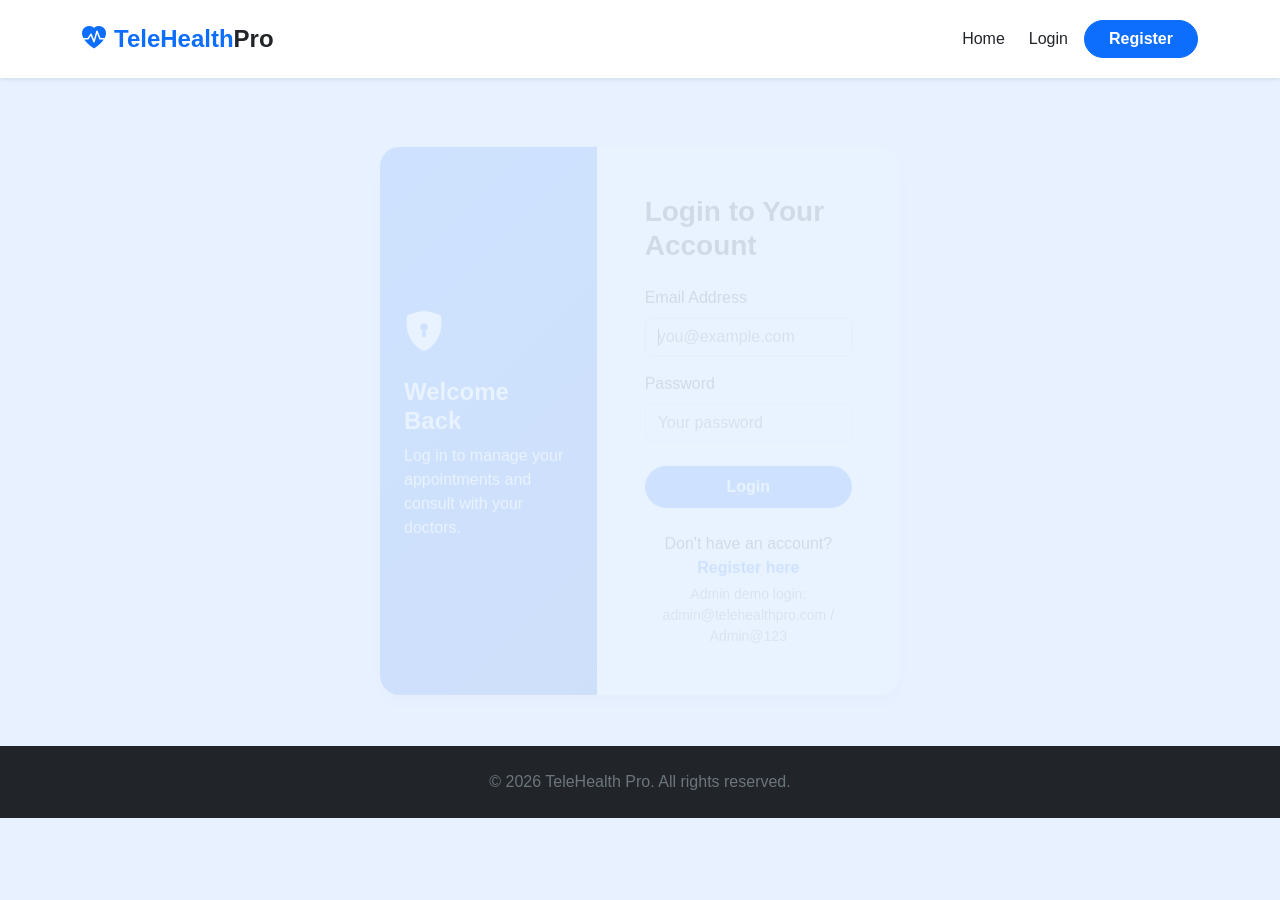
<file: frontend/admin/add-doctor.html>
<!DOCTYPE html>
<html lang="en">
<head>
    <meta charset="UTF-8">
    <meta name="viewport" content="width=device-width, initial-scale=1.0">
    <title>Add Doctor - TeleHealth Pro</title>
    <link href="https://cdn.jsdelivr.net/npm/bootstrap@5.3.3/dist/css/bootstrap.min.css" rel="stylesheet">
    <link href="https://cdn.jsdelivr.net/npm/bootstrap-icons@1.11.3/font/bootstrap-icons.css" rel="stylesheet">
    <link href="../css/style.css" rel="stylesheet">
</head>
<body>

<div class="d-flex">
    <div class="admin-sidebar bg-dark text-light p-3 vh-100">
        <a href="dashboard.html" class="d-flex align-items-center mb-4 text-decoration-none text-light">
            <i class="bi bi-heart-pulse-fill text-primary fs-3 me-2"></i>
            <span class="fs-5 fw-bold">TeleHealth<span class="text-primary">Admin</span></span>
        </a>
        <ul class="nav nav-pills flex-column gap-1">
            <li class="nav-item"><a class="nav-link text-light" href="dashboard.html"><i class="bi bi-speedometer2 me-2"></i>Dashboard</a></li>
            <li class="nav-item"><a class="nav-link text-light active" href="doctors.html"><i class="bi bi-person-badge me-2"></i>Doctors</a></li>
            <li class="nav-item"><a class="nav-link text-light" href="categories.html"><i class="bi bi-grid-3x3-gap me-2"></i>Categories</a></li>
            <li class="nav-item"><a class="nav-link text-light" href="users.html"><i class="bi bi-people me-2"></i>Registered Users</a></li>
            <li class="nav-item"><a class="nav-link text-light" href="appointments.html"><i class="bi bi-calendar-check me-2"></i>Appointments</a></li>
            <li class="nav-item mt-3"><button id="logoutBtn" class="nav-link text-light border-0 bg-transparent w-100 text-start"><i class="bi bi-box-arrow-right me-2"></i>Logout</button></li>
        </ul>
    </div>

    <div class="flex-grow-1 p-4">
        <h2 class="fw-bold mb-4">Add New Doctor</h2>

        <div id="alertContainer" style="max-width: 800px;"></div>

        <div class="card p-4 shadow-sm border-0" style="max-width: 800px;">
            <form id="doctorForm">
                <div class="row">
                    <div class="col-md-6 mb-3">
                        <label class="form-label">Doctor Name</label>
                        <input type="text" id="doctorName" class="form-control" required>
                    </div>
                    <div class="col-md-6 mb-3">
                        <label class="form-label">Qualification</label>
                        <input type="text" id="qualification" class="form-control" placeholder="e.g. MBBS, MD" required>
                    </div>
                </div>
                <div class="row">
                    <div class="col-md-6 mb-3">
                        <label class="form-label">Specialization</label>
                        <input type="text" id="specialization" class="form-control" required>
                    </div>
                    <div class="col-md-6 mb-3">
                        <label class="form-label">Category</label>
                        <select id="categoryId" class="form-select" required>
                            <option value="">Select category</option>
                        </select>
                    </div>
                </div>
                <div class="row">
                    <div class="col-md-4 mb-3">
                        <label class="form-label">Experience (years)</label>
                        <input type="number" min="0" id="experience" class="form-control" required>
                    </div>
                    <div class="col-md-4 mb-3">
                        <label class="form-label">Consultation Fee ($)</label>
                        <input type="number" step="0.01" min="0" id="consultationFee" class="form-control" required>
                    </div>
                    <div class="col-md-4 mb-3">
                        <label class="form-label">Rating (0-5)</label>
                        <input type="number" step="0.1" min="0" max="5" id="rating" class="form-control" placeholder="4.5">
                    </div>
                </div>
                <div class="mb-3">
                    <label class="form-label">Hospital Name</label>
                    <input type="text" id="hospital" class="form-control" required>
                </div>
                <div class="row">
                    <div class="col-md-6 mb-3">
                        <label class="form-label">Available Days</label>
                        <input type="text" id="availableDays" class="form-control" placeholder="e.g. Mon-Fri, 9am-5pm" required>
                    </div>
                    <div class="col-md-6 mb-3">
                        <label class="form-label">Availability Status</label>
                        <select id="availability" class="form-select">
                            <option value="Available">Available</option>
                            <option value="Busy">Busy</option>
                        </select>
                    </div>
                </div>
                <div class="mb-4">
                    <label class="form-label">Photo URL (optional)</label>
                    <input type="text" id="photo" class="form-control" placeholder="https://example.com/photo.jpg">
                </div>

                <button type="submit" class="btn btn-primary px-4">Save Doctor</button>
                <a href="doctors.html" class="btn btn-outline-secondary px-4">Cancel</a>
            </form>
        </div>
    </div>
</div>

<script src="https://cdn.jsdelivr.net/npm/bootstrap@5.3.3/dist/js/bootstrap.bundle.min.js"></script>
<script src="../js/config.js"></script>
<script src="../js/api.js"></script>
<script src="../js/auth.js"></script>
<script>
    async function loadCategories() {
        const select = document.getElementById("categoryId");
        try {
            const categories = await Api.getCategories();
            categories.forEach(cat => {
                const opt = document.createElement("option");
                opt.value = cat.id;
                opt.textContent = cat.categoryName;
                select.appendChild(opt);
            });
        } catch (e) {
            showAlert("alertContainer", "Could not load categories.");
        }
    }

    document.getElementById("doctorForm").addEventListener("submit", async (e) => {
        e.preventDefault();
        const dto = {
            doctorName: document.getElementById("doctorName").value.trim(),
            qualification: document.getElementById("qualification").value.trim(),
            specialization: document.getElementById("specialization").value.trim(),
            experience: Number(document.getElementById("experience").value),
            hospital: document.getElementById("hospital").value.trim(),
            consultationFee: Number(document.getElementById("consultationFee").value),
            rating: document.getElementById("rating").value ? Number(document.getElementById("rating").value) : null,
            availableDays: document.getElementById("availableDays").value.trim(),
            availability: document.getElementById("availability").value,
            photo: document.getElementById("photo").value.trim(),
            categoryId: Number(document.getElementById("categoryId").value),
        };

        try {
            await Api.admin.addDoctor(dto);
            window.location.href = "doctors.html";
        } catch (err) {
            showAlert("alertContainer", err.message);
        }
    });

    (async () => {
        const user = await requireAdmin();
        if (!user) return;
        loadCategories();
    })();
</script>
</body>
</html>
</file>
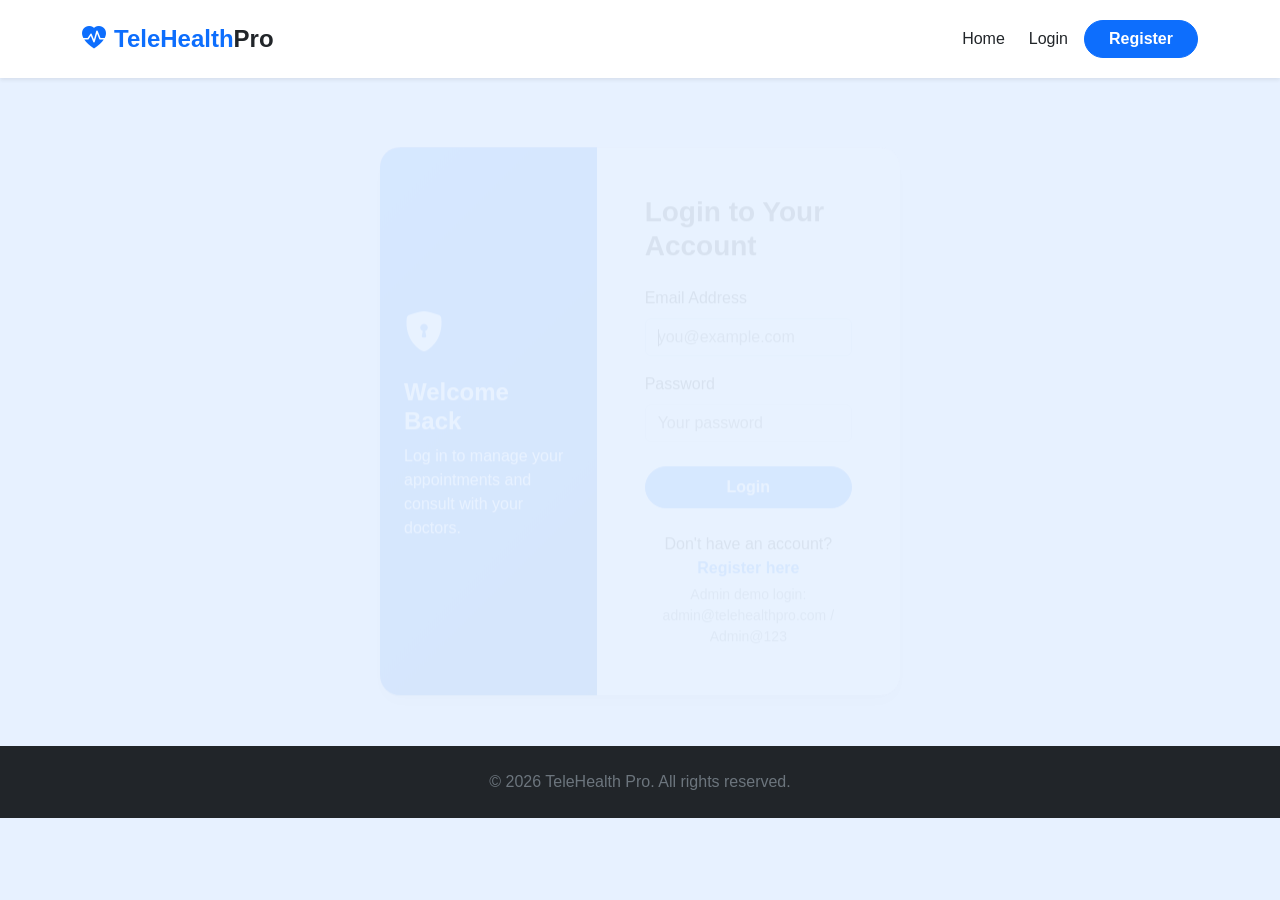
<file: frontend/admin/appointments.html>
<!DOCTYPE html>
<html lang="en">
<head>
    <meta charset="UTF-8">
    <meta name="viewport" content="width=device-width, initial-scale=1.0">
    <title>Manage Appointments - TeleHealth Pro</title>
    <link href="https://cdn.jsdelivr.net/npm/bootstrap@5.3.3/dist/css/bootstrap.min.css" rel="stylesheet">
    <link href="https://cdn.jsdelivr.net/npm/bootstrap-icons@1.11.3/font/bootstrap-icons.css" rel="stylesheet">
    <link href="../css/style.css" rel="stylesheet">
</head>
<body>

<div class="d-flex">
    <div class="admin-sidebar bg-dark text-light p-3 vh-100">
        <a href="dashboard.html" class="d-flex align-items-center mb-4 text-decoration-none text-light">
            <i class="bi bi-heart-pulse-fill text-primary fs-3 me-2"></i>
            <span class="fs-5 fw-bold">TeleHealth<span class="text-primary">Admin</span></span>
        </a>
        <ul class="nav nav-pills flex-column gap-1">
            <li class="nav-item"><a class="nav-link text-light" href="dashboard.html"><i class="bi bi-speedometer2 me-2"></i>Dashboard</a></li>
            <li class="nav-item"><a class="nav-link text-light" href="doctors.html"><i class="bi bi-person-badge me-2"></i>Doctors</a></li>
            <li class="nav-item"><a class="nav-link text-light" href="categories.html"><i class="bi bi-grid-3x3-gap me-2"></i>Categories</a></li>
            <li class="nav-item"><a class="nav-link text-light" href="users.html"><i class="bi bi-people me-2"></i>Registered Users</a></li>
            <li class="nav-item"><a class="nav-link text-light active" href="appointments.html"><i class="bi bi-calendar-check me-2"></i>Appointments</a></li>
            <li class="nav-item mt-3"><button id="logoutBtn" class="nav-link text-light border-0 bg-transparent w-100 text-start"><i class="bi bi-box-arrow-right me-2"></i>Logout</button></li>
        </ul>
    </div>

    <div class="flex-grow-1 p-4">
        <h2 class="fw-bold mb-4">Manage Appointments</h2>

        <div id="alertContainer"></div>

        <div class="table-responsive">
            <table class="table table-hover bg-white align-middle">
                <thead><tr><th>Patient</th><th>Doctor</th><th>Date</th><th>Time</th><th>Status</th><th>Change Status</th></tr></thead>
                <tbody id="appointmentsBody">
                    <tr><td colspan="6" class="text-center text-secondary py-4">Loading...</td></tr>
                </tbody>
            </table>
        </div>
    </div>
</div>

<script src="https://cdn.jsdelivr.net/npm/bootstrap@5.3.3/dist/js/bootstrap.bundle.min.js"></script>
<script src="../js/config.js"></script>
<script src="../js/api.js"></script>
<script src="../js/auth.js"></script>
<script>
    const statusBadgeClass = (status) => ({
        Approved: "bg-success", Cancelled: "bg-danger", Completed: "bg-secondary", Pending: "bg-warning text-dark"
    }[status] || "bg-warning text-dark");

    const statuses = ["Pending", "Approved", "Cancelled", "Completed"];

    async function loadAppointments() {
        const tbody = document.getElementById("appointmentsBody");
        try {
            const appointments = await Api.admin.listAppointments();
            if (!appointments.length) {
                tbody.innerHTML = '<tr><td colspan="6" class="text-center text-secondary py-4">No appointments found.</td></tr>';
                return;
            }
            tbody.innerHTML = appointments.map(a => `
                <tr>
                    <td>${a.userFullName}</td>
                    <td>${a.doctorName}</td>
                    <td>${a.appointmentDate}</td>
                    <td>${a.appointmentTime}</td>
                    <td><span class="badge ${statusBadgeClass(a.status)}">${a.status}</span></td>
                    <td>
                        <div class="d-flex gap-2">
                            <select class="form-select form-select-sm" style="width:auto;" id="status-${a.id}">
                                ${statuses.map(s => `<option value="${s}" ${s === a.status ? "selected" : ""}>${s}</option>`).join("")}
                            </select>
                            <button class="btn btn-sm btn-primary" onclick="updateStatus(${a.id})">Update</button>
                        </div>
                    </td>
                </tr>
            `).join("");
        } catch (e) {
            tbody.innerHTML = '<tr><td colspan="6" class="text-center text-danger py-4">Could not load appointments.</td></tr>';
        }
    }

    async function updateStatus(id) {
        const status = document.getElementById(`status-${id}`).value;
        try {
            await Api.admin.updateAppointmentStatus(id, status);
            loadAppointments();
        } catch (e) {
            showAlert("alertContainer", e.message);
        }
    }

    (async () => {
        const user = await requireAdmin();
        if (!user) return;
        loadAppointments();
    })();
</script>
</body>
</html>
</file>
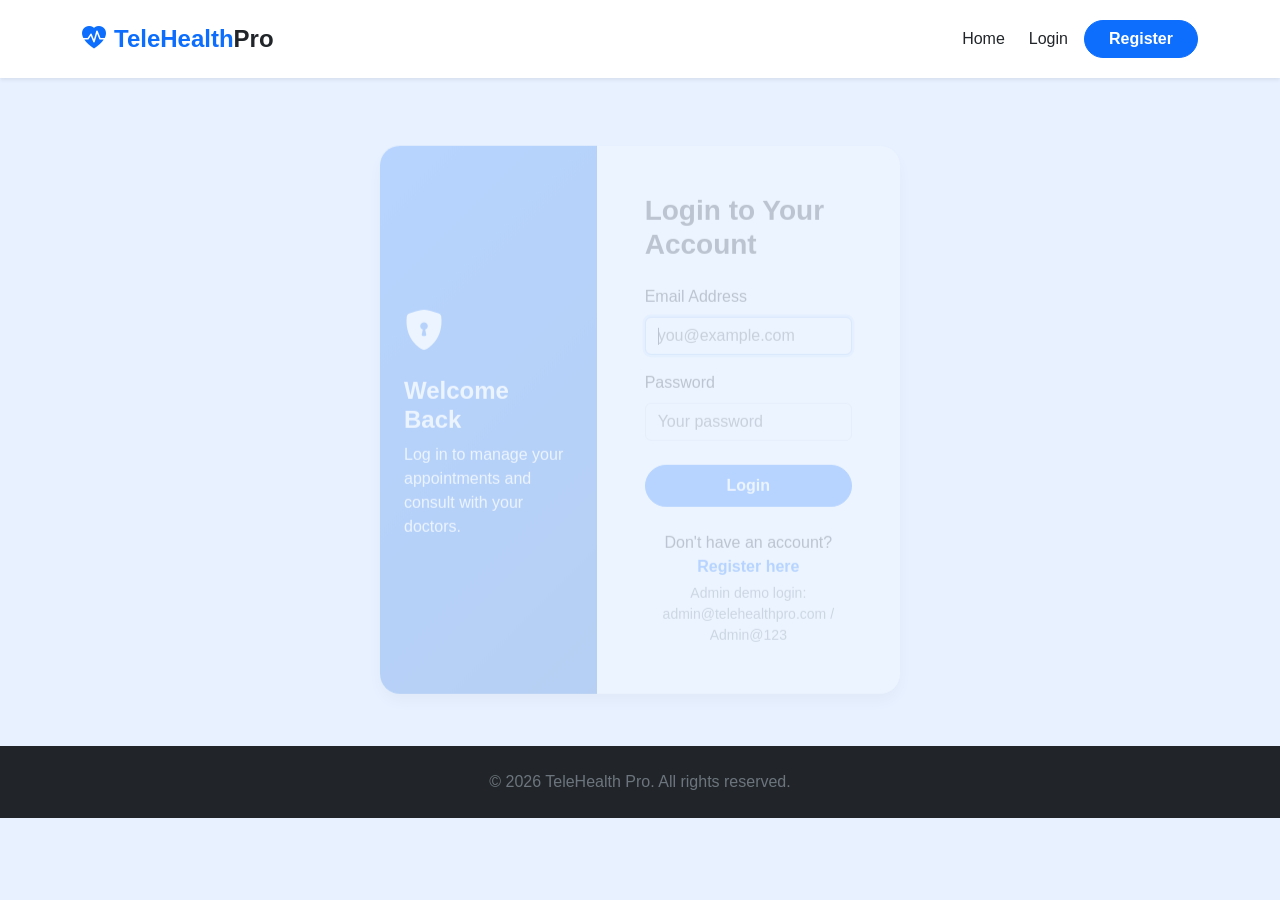
<file: frontend/admin/categories.html>
<!DOCTYPE html>
<html lang="en">
<head>
    <meta charset="UTF-8">
    <meta name="viewport" content="width=device-width, initial-scale=1.0">
    <title>Manage Categories - TeleHealth Pro</title>
    <link href="https://cdn.jsdelivr.net/npm/bootstrap@5.3.3/dist/css/bootstrap.min.css" rel="stylesheet">
    <link href="https://cdn.jsdelivr.net/npm/bootstrap-icons@1.11.3/font/bootstrap-icons.css" rel="stylesheet">
    <link href="../css/style.css" rel="stylesheet">
</head>
<body>

<div class="d-flex">
    <div class="admin-sidebar bg-dark text-light p-3 vh-100">
        <a href="dashboard.html" class="d-flex align-items-center mb-4 text-decoration-none text-light">
            <i class="bi bi-heart-pulse-fill text-primary fs-3 me-2"></i>
            <span class="fs-5 fw-bold">TeleHealth<span class="text-primary">Admin</span></span>
        </a>
        <ul class="nav nav-pills flex-column gap-1">
            <li class="nav-item"><a class="nav-link text-light" href="dashboard.html"><i class="bi bi-speedometer2 me-2"></i>Dashboard</a></li>
            <li class="nav-item"><a class="nav-link text-light" href="doctors.html"><i class="bi bi-person-badge me-2"></i>Doctors</a></li>
            <li class="nav-item"><a class="nav-link text-light active" href="categories.html"><i class="bi bi-grid-3x3-gap me-2"></i>Categories</a></li>
            <li class="nav-item"><a class="nav-link text-light" href="users.html"><i class="bi bi-people me-2"></i>Registered Users</a></li>
            <li class="nav-item"><a class="nav-link text-light" href="appointments.html"><i class="bi bi-calendar-check me-2"></i>Appointments</a></li>
            <li class="nav-item mt-3"><button id="logoutBtn" class="nav-link text-light border-0 bg-transparent w-100 text-start"><i class="bi bi-box-arrow-right me-2"></i>Logout</button></li>
        </ul>
    </div>

    <div class="flex-grow-1 p-4">
        <h2 class="fw-bold mb-4">Manage Doctor Categories</h2>

        <div id="alertContainer"></div>

        <div class="row g-4">
            <div class="col-lg-4">
                <div class="card p-4 shadow-sm border-0">
                    <h5 class="fw-bold mb-3">Add New Category</h5>
                    <form id="categoryForm">
                        <div class="mb-3">
                            <label class="form-label">Category Name</label>
                            <input type="text" id="categoryName" class="form-control" required>
                        </div>
                        <div class="mb-3">
                            <label class="form-label">Icon Class (Bootstrap Icons)</label>
                            <input type="text" id="iconClass" class="form-control" placeholder="e.g. bi-heart-pulse">
                        </div>
                        <button type="submit" class="btn btn-primary w-100">Add Category</button>
                    </form>
                </div>
            </div>

            <div class="col-lg-8">
                <div class="table-responsive">
                    <table class="table table-hover bg-white align-middle">
                        <thead><tr><th>Icon</th><th>Category Name</th><th>Doctors</th><th>Actions</th></tr></thead>
                        <tbody id="categoriesBody">
                            <tr><td colspan="4" class="text-center text-secondary py-4">Loading...</td></tr>
                        </tbody>
                    </table>
                </div>
            </div>
        </div>
    </div>
</div>

<script src="https://cdn.jsdelivr.net/npm/bootstrap@5.3.3/dist/js/bootstrap.bundle.min.js"></script>
<script src="../js/config.js"></script>
<script src="../js/api.js"></script>
<script src="../js/auth.js"></script>
<script>
    async function loadCategories() {
        const tbody = document.getElementById("categoriesBody");
        try {
            const categories = await Api.admin.listCategories();
            if (!categories.length) {
                tbody.innerHTML = '<tr><td colspan="4" class="text-center text-secondary py-4">No categories yet.</td></tr>';
                return;
            }
            tbody.innerHTML = categories.map(cat => `
                <tr>
                    <td><i class="bi ${cat.iconClass} fs-4 text-primary-blue"></i></td>
                    <td>${cat.categoryName}</td>
                    <td>${cat.availableDoctorCount}</td>
                    <td><button class="btn btn-sm btn-outline-danger" onclick="deleteCategory(${cat.id})"><i class="bi bi-trash"></i></button></td>
                </tr>
            `).join("");
        } catch (e) {
            tbody.innerHTML = '<tr><td colspan="4" class="text-center text-danger py-4">Could not load categories.</td></tr>';
        }
    }

    async function deleteCategory(id) {
        if (!confirm("Delete this category? This will remove associated doctors.")) return;
        try {
            await Api.admin.deleteCategory(id);
            loadCategories();
        } catch (e) {
            showAlert("alertContainer", e.message);
        }
    }

    document.getElementById("categoryForm").addEventListener("submit", async (e) => {
        e.preventDefault();
        const dto = {
            categoryName: document.getElementById("categoryName").value.trim(),
            iconClass: document.getElementById("iconClass").value.trim() || "bi-heart-pulse",
        };
        try {
            await Api.admin.addCategory(dto);
            document.getElementById("categoryForm").reset();
            loadCategories();
        } catch (err) {
            showAlert("alertContainer", err.message);
        }
    });

    (async () => {
        const user = await requireAdmin();
        if (!user) return;
        loadCategories();
    })();
</script>
</body>
</html>
</file>
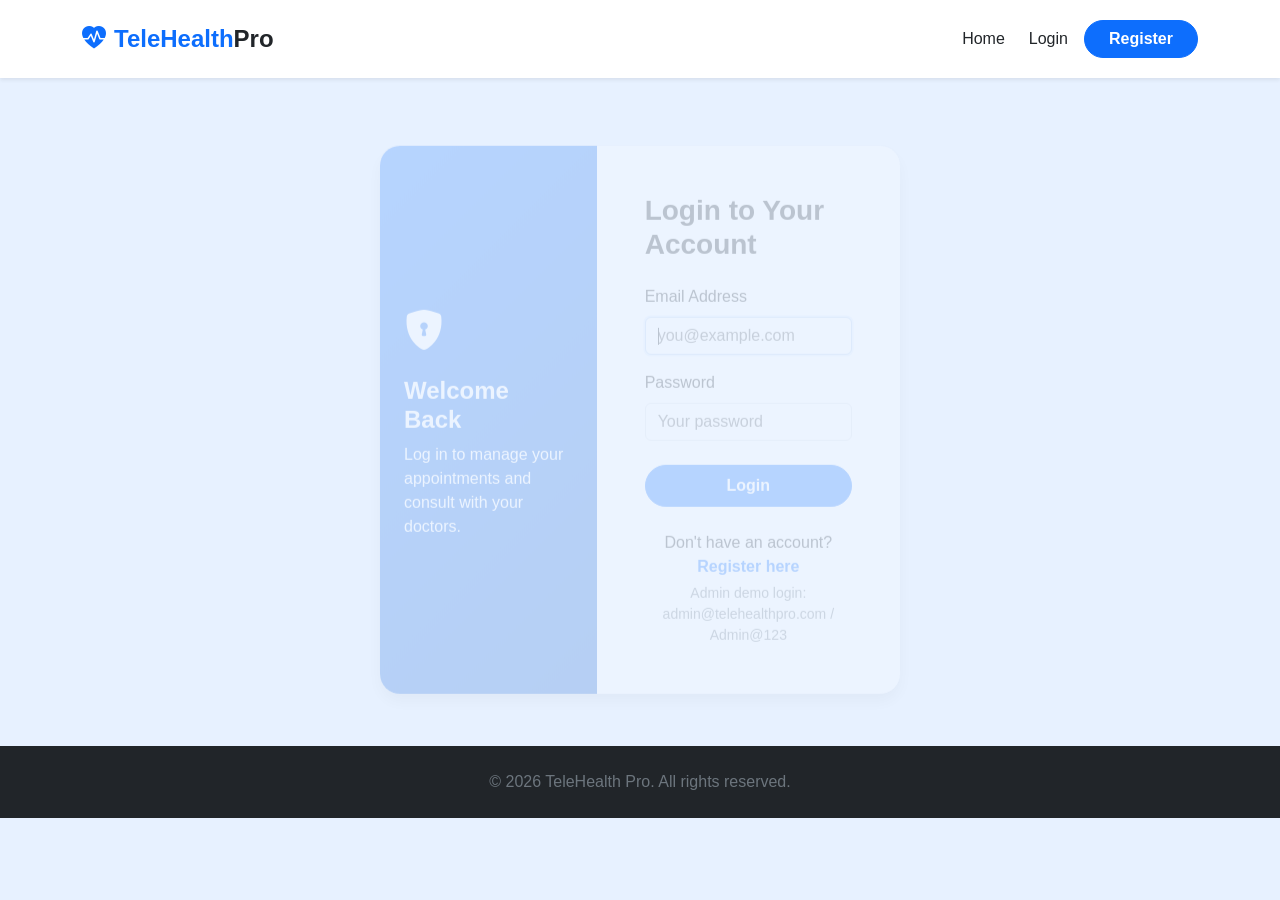
<file: frontend/admin/dashboard.html>
<!DOCTYPE html>
<html lang="en">
<head>
    <meta charset="UTF-8">
    <meta name="viewport" content="width=device-width, initial-scale=1.0">
    <title>Admin Dashboard - TeleHealth Pro</title>
    <link href="https://cdn.jsdelivr.net/npm/bootstrap@5.3.3/dist/css/bootstrap.min.css" rel="stylesheet">
    <link href="https://cdn.jsdelivr.net/npm/bootstrap-icons@1.11.3/font/bootstrap-icons.css" rel="stylesheet">
    <link href="../css/style.css" rel="stylesheet">
</head>
<body>

<div class="d-flex">
    <div class="admin-sidebar bg-dark text-light p-3 vh-100">
        <a href="dashboard.html" class="d-flex align-items-center mb-4 text-decoration-none text-light">
            <i class="bi bi-heart-pulse-fill text-primary fs-3 me-2"></i>
            <span class="fs-5 fw-bold">TeleHealth<span class="text-primary">Admin</span></span>
        </a>
        <ul class="nav nav-pills flex-column gap-1">
            <li class="nav-item"><a class="nav-link text-light active" href="dashboard.html"><i class="bi bi-speedometer2 me-2"></i>Dashboard</a></li>
            <li class="nav-item"><a class="nav-link text-light" href="doctors.html"><i class="bi bi-person-badge me-2"></i>Doctors</a></li>
            <li class="nav-item"><a class="nav-link text-light" href="categories.html"><i class="bi bi-grid-3x3-gap me-2"></i>Categories</a></li>
            <li class="nav-item"><a class="nav-link text-light" href="users.html"><i class="bi bi-people me-2"></i>Registered Users</a></li>
            <li class="nav-item"><a class="nav-link text-light" href="appointments.html"><i class="bi bi-calendar-check me-2"></i>Appointments</a></li>
            <li class="nav-item mt-3"><button id="logoutBtn" class="nav-link text-light border-0 bg-transparent w-100 text-start"><i class="bi bi-box-arrow-right me-2"></i>Logout</button></li>
        </ul>
    </div>

    <div class="flex-grow-1 p-4">
        <h2 class="fw-bold mb-4">Admin Dashboard</h2>

        <div id="statsRow" class="row g-4">
            <div class="col-12 text-secondary py-3">Loading stats...</div>
        </div>

        <div class="row g-4 mt-2">
            <div class="col-md-3"><a href="add-doctor.html" class="btn btn-primary w-100 py-3"><i class="bi bi-plus-circle me-2"></i>Add Doctor</a></div>
            <div class="col-md-3"><a href="categories.html" class="btn btn-outline-primary w-100 py-3"><i class="bi bi-grid me-2"></i>Manage Categories</a></div>
            <div class="col-md-3"><a href="appointments.html" class="btn btn-outline-primary w-100 py-3"><i class="bi bi-calendar-check me-2"></i>View Appointments</a></div>
            <div class="col-md-3"><a href="users.html" class="btn btn-outline-primary w-100 py-3"><i class="bi bi-people me-2"></i>View Users</a></div>
        </div>
    </div>
</div>

<script src="https://cdn.jsdelivr.net/npm/bootstrap@5.3.3/dist/js/bootstrap.bundle.min.js"></script>
<script src="../js/config.js"></script>
<script src="../js/api.js"></script>
<script src="../js/auth.js"></script>
<script>
    async function init() {
        const user = await requireAdmin();
        if (!user) return;

        try {
            const stats = await Api.admin.stats();
            document.getElementById("statsRow").innerHTML = `
                <div class="col-lg-3 col-md-6"><div class="stat-card blue"><i class="bi bi-people fs-2"></i><h3 class="fw-bold mt-2 mb-0">${stats.totalUsers}</h3><p class="mb-0">Total Users</p></div></div>
                <div class="col-lg-3 col-md-6"><div class="stat-card green"><i class="bi bi-person-badge fs-2"></i><h3 class="fw-bold mt-2 mb-0">${stats.totalDoctors}</h3><p class="mb-0">Total Doctors</p></div></div>
                <div class="col-lg-3 col-md-6"><div class="stat-card orange"><i class="bi bi-grid-3x3-gap fs-2"></i><h3 class="fw-bold mt-2 mb-0">${stats.totalCategories}</h3><p class="mb-0">Total Categories</p></div></div>
                <div class="col-lg-3 col-md-6"><div class="stat-card purple"><i class="bi bi-calendar-check fs-2"></i><h3 class="fw-bold mt-2 mb-0">${stats.totalAppointments}</h3><p class="mb-0">Total Appointments</p></div></div>
                <div class="col-lg-3 col-md-6"><div class="stat-card teal"><i class="bi bi-calendar-day fs-2"></i><h3 class="fw-bold mt-2 mb-0">${stats.todaysAppointments}</h3><p class="mb-0">Today's Appointments</p></div></div>
            `;
        } catch (e) {
            document.getElementById("statsRow").innerHTML = '<div class="col-12 text-danger py-3">Could not load stats.</div>';
        }
    }
    init();
</script>
</body>
</html>
</file>
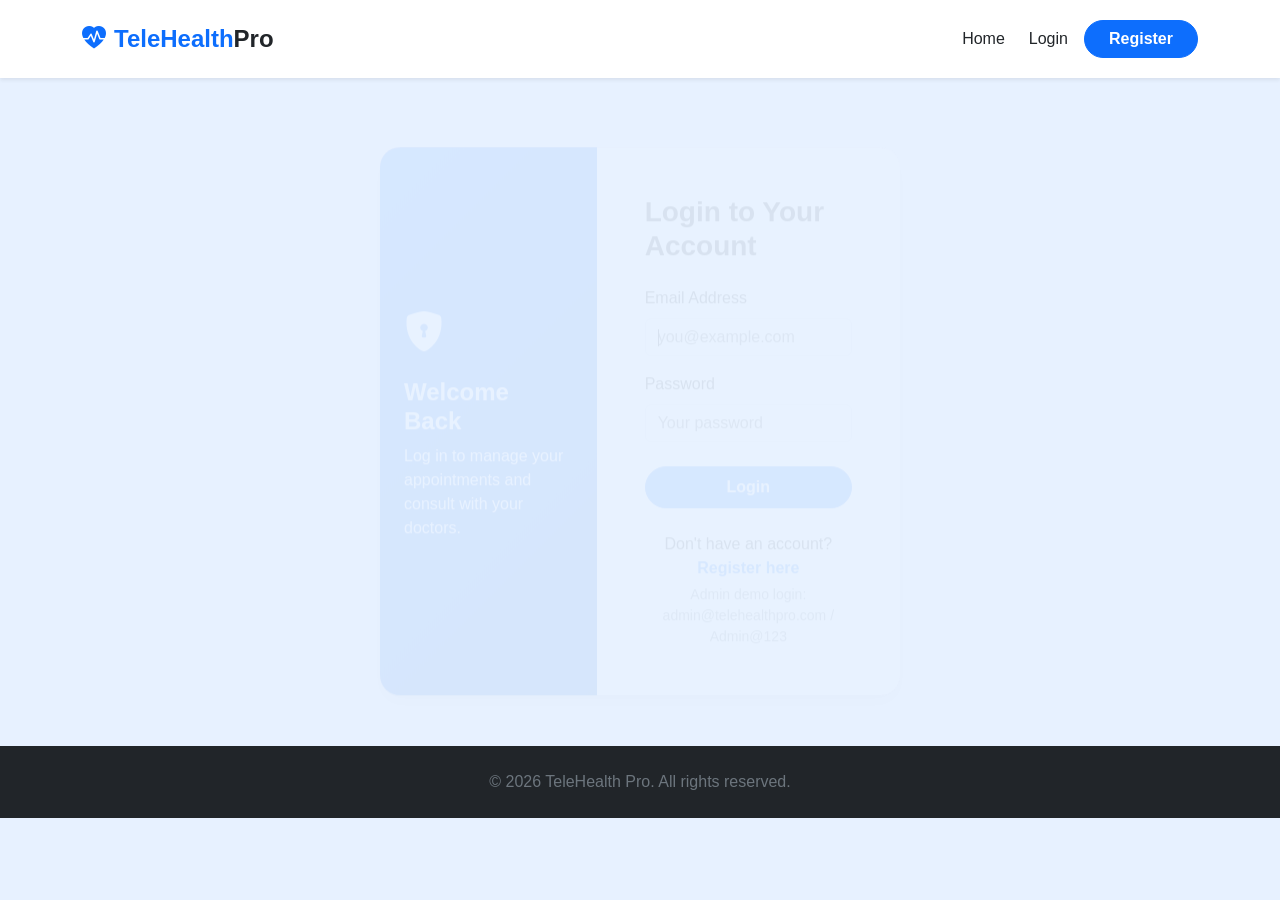
<file: frontend/admin/doctors.html>
<!DOCTYPE html>
<html lang="en">
<head>
    <meta charset="UTF-8">
    <meta name="viewport" content="width=device-width, initial-scale=1.0">
    <title>Manage Doctors - TeleHealth Pro</title>
    <link href="https://cdn.jsdelivr.net/npm/bootstrap@5.3.3/dist/css/bootstrap.min.css" rel="stylesheet">
    <link href="https://cdn.jsdelivr.net/npm/bootstrap-icons@1.11.3/font/bootstrap-icons.css" rel="stylesheet">
    <link href="../css/style.css" rel="stylesheet">
</head>
<body>

<div class="d-flex">
    <div class="admin-sidebar bg-dark text-light p-3 vh-100">
        <a href="dashboard.html" class="d-flex align-items-center mb-4 text-decoration-none text-light">
            <i class="bi bi-heart-pulse-fill text-primary fs-3 me-2"></i>
            <span class="fs-5 fw-bold">TeleHealth<span class="text-primary">Admin</span></span>
        </a>
        <ul class="nav nav-pills flex-column gap-1">
            <li class="nav-item"><a class="nav-link text-light" href="dashboard.html"><i class="bi bi-speedometer2 me-2"></i>Dashboard</a></li>
            <li class="nav-item"><a class="nav-link text-light active" href="doctors.html"><i class="bi bi-person-badge me-2"></i>Doctors</a></li>
            <li class="nav-item"><a class="nav-link text-light" href="categories.html"><i class="bi bi-grid-3x3-gap me-2"></i>Categories</a></li>
            <li class="nav-item"><a class="nav-link text-light" href="users.html"><i class="bi bi-people me-2"></i>Registered Users</a></li>
            <li class="nav-item"><a class="nav-link text-light" href="appointments.html"><i class="bi bi-calendar-check me-2"></i>Appointments</a></li>
            <li class="nav-item mt-3"><button id="logoutBtn" class="nav-link text-light border-0 bg-transparent w-100 text-start"><i class="bi bi-box-arrow-right me-2"></i>Logout</button></li>
        </ul>
    </div>

    <div class="flex-grow-1 p-4">
        <div class="d-flex justify-content-between align-items-center mb-4">
            <h2 class="fw-bold mb-0">Manage Doctors</h2>
            <a href="add-doctor.html" class="btn btn-primary"><i class="bi bi-plus-circle me-1"></i>Add Doctor</a>
        </div>

        <div id="alertContainer"></div>

        <div class="table-responsive">
            <table class="table table-hover bg-white align-middle">
                <thead>
                    <tr><th>Photo</th><th>Name</th><th>Category</th><th>Hospital</th><th>Fee</th><th>Rating</th><th>Availability</th><th>Actions</th></tr>
                </thead>
                <tbody id="doctorsBody">
                    <tr><td colspan="8" class="text-center text-secondary py-4">Loading...</td></tr>
                </tbody>
            </table>
        </div>
    </div>
</div>

<script src="https://cdn.jsdelivr.net/npm/bootstrap@5.3.3/dist/js/bootstrap.bundle.min.js"></script>
<script src="../js/config.js"></script>
<script src="../js/api.js"></script>
<script src="../js/auth.js"></script>
<script>
    async function loadDoctors() {
        const tbody = document.getElementById("doctorsBody");
        try {
            const doctors = await Api.admin.listDoctors();
            if (!doctors.length) {
                tbody.innerHTML = '<tr><td colspan="8" class="text-center text-secondary py-4">No doctors added yet.</td></tr>';
                return;
            }
            tbody.innerHTML = doctors.map(doc => `
                <tr>
                    <td><img src="${doc.photo || '../images/doctor-placeholder.png'}" style="width:45px;height:45px;object-fit:cover;border-radius:50%;" onerror="this.onerror=null;this.src='../images/doctor-placeholder.png';" alt="photo"></td>
                    <td>${doc.doctorName}</td>
                    <td>${doc.categoryName}</td>
                    <td>${doc.hospital}</td>
                    <td>$${doc.consultationFee}</td>
                    <td>${doc.rating}</td>
                    <td><span class="badge ${doc.availability === 'Available' ? 'badge-available' : 'badge-busy'}">${doc.availability}</span></td>
                    <td>
                        <a href="edit-doctor.html?id=${doc.id}" class="btn btn-sm btn-outline-primary"><i class="bi bi-pencil"></i></a>
                        <button class="btn btn-sm btn-outline-danger" onclick="deleteDoctor(${doc.id})"><i class="bi bi-trash"></i></button>
                    </td>
                </tr>
            `).join("");
        } catch (e) {
            tbody.innerHTML = '<tr><td colspan="8" class="text-center text-danger py-4">Could not load doctors.</td></tr>';
        }
    }

    async function deleteDoctor(id) {
        if (!confirm("Delete this doctor?")) return;
        try {
            await Api.admin.deleteDoctor(id);
            loadDoctors();
        } catch (e) {
            showAlert("alertContainer", e.message);
        }
    }

    (async () => {
        const user = await requireAdmin();
        if (!user) return;
        loadDoctors();
    })();
</script>
</body>
</html>
</file>
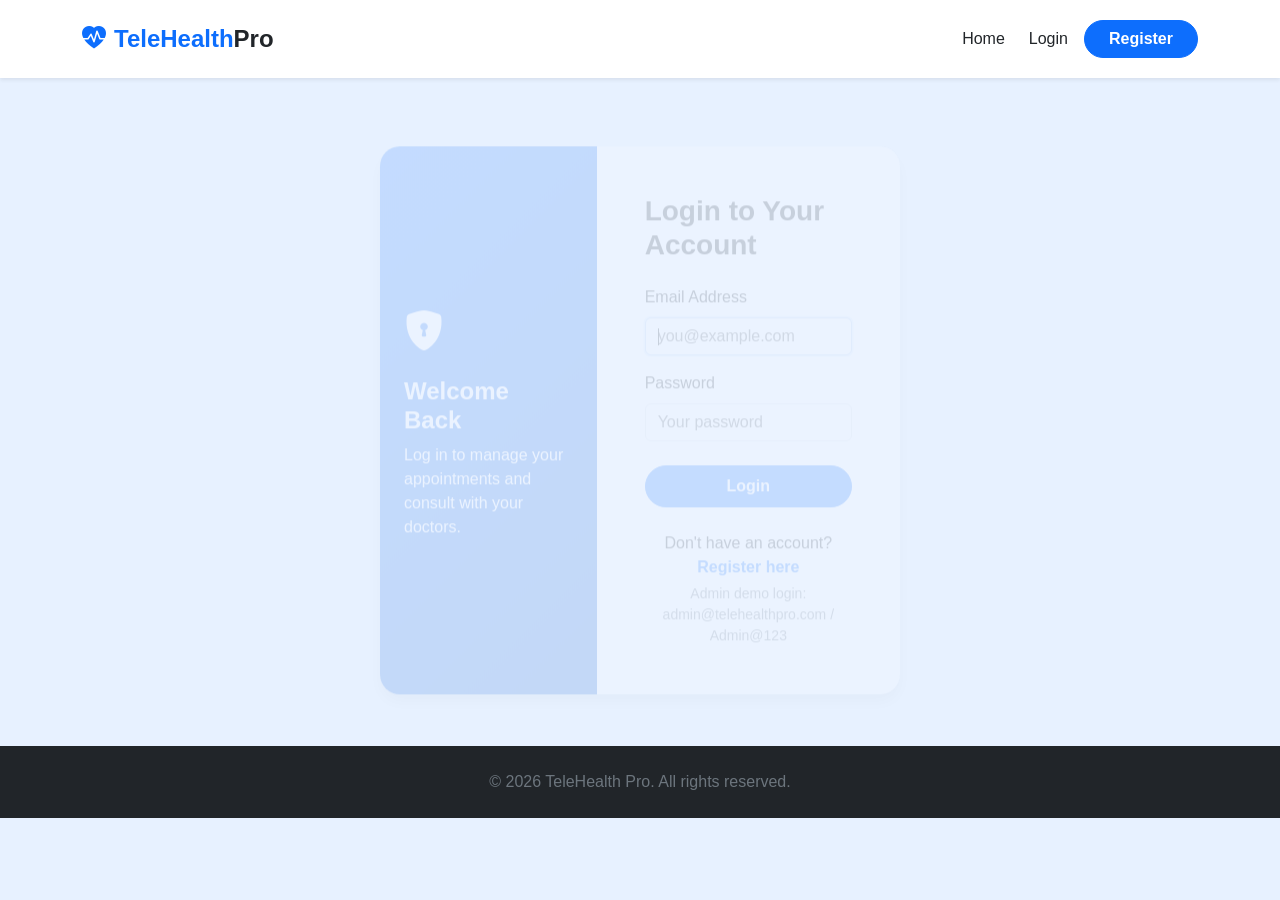
<file: frontend/admin/edit-doctor.html>
<!DOCTYPE html>
<html lang="en">
<head>
    <meta charset="UTF-8">
    <meta name="viewport" content="width=device-width, initial-scale=1.0">
    <title>Edit Doctor - TeleHealth Pro</title>
    <link href="https://cdn.jsdelivr.net/npm/bootstrap@5.3.3/dist/css/bootstrap.min.css" rel="stylesheet">
    <link href="https://cdn.jsdelivr.net/npm/bootstrap-icons@1.11.3/font/bootstrap-icons.css" rel="stylesheet">
    <link href="../css/style.css" rel="stylesheet">
</head>
<body>

<div class="d-flex">
    <div class="admin-sidebar bg-dark text-light p-3 vh-100">
        <a href="dashboard.html" class="d-flex align-items-center mb-4 text-decoration-none text-light">
            <i class="bi bi-heart-pulse-fill text-primary fs-3 me-2"></i>
            <span class="fs-5 fw-bold">TeleHealth<span class="text-primary">Admin</span></span>
        </a>
        <ul class="nav nav-pills flex-column gap-1">
            <li class="nav-item"><a class="nav-link text-light" href="dashboard.html"><i class="bi bi-speedometer2 me-2"></i>Dashboard</a></li>
            <li class="nav-item"><a class="nav-link text-light active" href="doctors.html"><i class="bi bi-person-badge me-2"></i>Doctors</a></li>
            <li class="nav-item"><a class="nav-link text-light" href="categories.html"><i class="bi bi-grid-3x3-gap me-2"></i>Categories</a></li>
            <li class="nav-item"><a class="nav-link text-light" href="users.html"><i class="bi bi-people me-2"></i>Registered Users</a></li>
            <li class="nav-item"><a class="nav-link text-light" href="appointments.html"><i class="bi bi-calendar-check me-2"></i>Appointments</a></li>
            <li class="nav-item mt-3"><button id="logoutBtn" class="nav-link text-light border-0 bg-transparent w-100 text-start"><i class="bi bi-box-arrow-right me-2"></i>Logout</button></li>
        </ul>
    </div>

    <div class="flex-grow-1 p-4">
        <h2 class="fw-bold mb-4">Edit Doctor</h2>

        <div id="alertContainer" style="max-width: 800px;"></div>

        <div class="card p-4 shadow-sm border-0" style="max-width: 800px;">
            <form id="doctorForm">
                <div class="row">
                    <div class="col-md-6 mb-3">
                        <label class="form-label">Doctor Name</label>
                        <input type="text" id="doctorName" class="form-control" required>
                    </div>
                    <div class="col-md-6 mb-3">
                        <label class="form-label">Qualification</label>
                        <input type="text" id="qualification" class="form-control" placeholder="e.g. MBBS, MD" required>
                    </div>
                </div>
                <div class="row">
                    <div class="col-md-6 mb-3">
                        <label class="form-label">Specialization</label>
                        <input type="text" id="specialization" class="form-control" required>
                    </div>
                    <div class="col-md-6 mb-3">
                        <label class="form-label">Category</label>
                        <select id="categoryId" class="form-select" required>
                            <option value="">Select category</option>
                        </select>
                    </div>
                </div>
                <div class="row">
                    <div class="col-md-4 mb-3">
                        <label class="form-label">Experience (years)</label>
                        <input type="number" min="0" id="experience" class="form-control" required>
                    </div>
                    <div class="col-md-4 mb-3">
                        <label class="form-label">Consultation Fee ($)</label>
                        <input type="number" step="0.01" min="0" id="consultationFee" class="form-control" required>
                    </div>
                    <div class="col-md-4 mb-3">
                        <label class="form-label">Rating (0-5)</label>
                        <input type="number" step="0.1" min="0" max="5" id="rating" class="form-control" placeholder="4.5">
                    </div>
                </div>
                <div class="mb-3">
                    <label class="form-label">Hospital Name</label>
                    <input type="text" id="hospital" class="form-control" required>
                </div>
                <div class="row">
                    <div class="col-md-6 mb-3">
                        <label class="form-label">Available Days</label>
                        <input type="text" id="availableDays" class="form-control" placeholder="e.g. Mon-Fri, 9am-5pm" required>
                    </div>
                    <div class="col-md-6 mb-3">
                        <label class="form-label">Availability Status</label>
                        <select id="availability" class="form-select">
                            <option value="Available">Available</option>
                            <option value="Busy">Busy</option>
                        </select>
                    </div>
                </div>
                <div class="mb-4">
                    <label class="form-label">Photo URL (optional)</label>
                    <input type="text" id="photo" class="form-control" placeholder="https://example.com/photo.jpg">
                </div>

                <button type="submit" class="btn btn-primary px-4">Save Doctor</button>
                <a href="doctors.html" class="btn btn-outline-secondary px-4">Cancel</a>
            </form>
        </div>
    </div>
</div>

<script src="https://cdn.jsdelivr.net/npm/bootstrap@5.3.3/dist/js/bootstrap.bundle.min.js"></script>
<script src="../js/config.js"></script>
<script src="../js/api.js"></script>
<script src="../js/auth.js"></script>
<script>
    const urlParams = new URLSearchParams(window.location.search);
    const doctorId = urlParams.get("id");

    async function loadCategories(selectedId) {
        const select = document.getElementById("categoryId");
        try {
            const categories = await Api.getCategories();
            categories.forEach(cat => {
                const opt = document.createElement("option");
                opt.value = cat.id;
                opt.textContent = cat.categoryName;
                if (String(cat.id) === String(selectedId)) opt.selected = true;
                select.appendChild(opt);
            });
        } catch (e) {
            showAlert("alertContainer", "Could not load categories.");
        }
    }

    async function loadDoctor() {
        if (!doctorId) {
            showAlert("alertContainer", "No doctor specified.");
            return;
        }
        try {
            const doc = await Api.admin.getDoctor(doctorId);
            document.getElementById("doctorName").value = doc.doctorName;
            document.getElementById("qualification").value = doc.qualification;
            document.getElementById("specialization").value = doc.specialization;
            document.getElementById("experience").value = doc.experience;
            document.getElementById("hospital").value = doc.hospital;
            document.getElementById("consultationFee").value = doc.consultationFee;
            document.getElementById("rating").value = doc.rating;
            document.getElementById("availableDays").value = doc.availableDays;
            document.getElementById("availability").value = doc.availability;
            document.getElementById("photo").value = doc.photo || "";
            await loadCategories(doc.categoryId);
        } catch (e) {
            showAlert("alertContainer", "Could not load doctor details.");
        }
    }

    document.getElementById("doctorForm").addEventListener("submit", async (e) => {
        e.preventDefault();
        const dto = {
            doctorName: document.getElementById("doctorName").value.trim(),
            qualification: document.getElementById("qualification").value.trim(),
            specialization: document.getElementById("specialization").value.trim(),
            experience: Number(document.getElementById("experience").value),
            hospital: document.getElementById("hospital").value.trim(),
            consultationFee: Number(document.getElementById("consultationFee").value),
            rating: document.getElementById("rating").value ? Number(document.getElementById("rating").value) : null,
            availableDays: document.getElementById("availableDays").value.trim(),
            availability: document.getElementById("availability").value,
            photo: document.getElementById("photo").value.trim(),
            categoryId: Number(document.getElementById("categoryId").value),
        };

        try {
            await Api.admin.updateDoctor(doctorId, dto);
            window.location.href = "doctors.html";
        } catch (err) {
            showAlert("alertContainer", err.message);
        }
    });

    (async () => {
        const user = await requireAdmin();
        if (!user) return;
        loadDoctor();
    })();
</script>
</body>
</html>
</file>
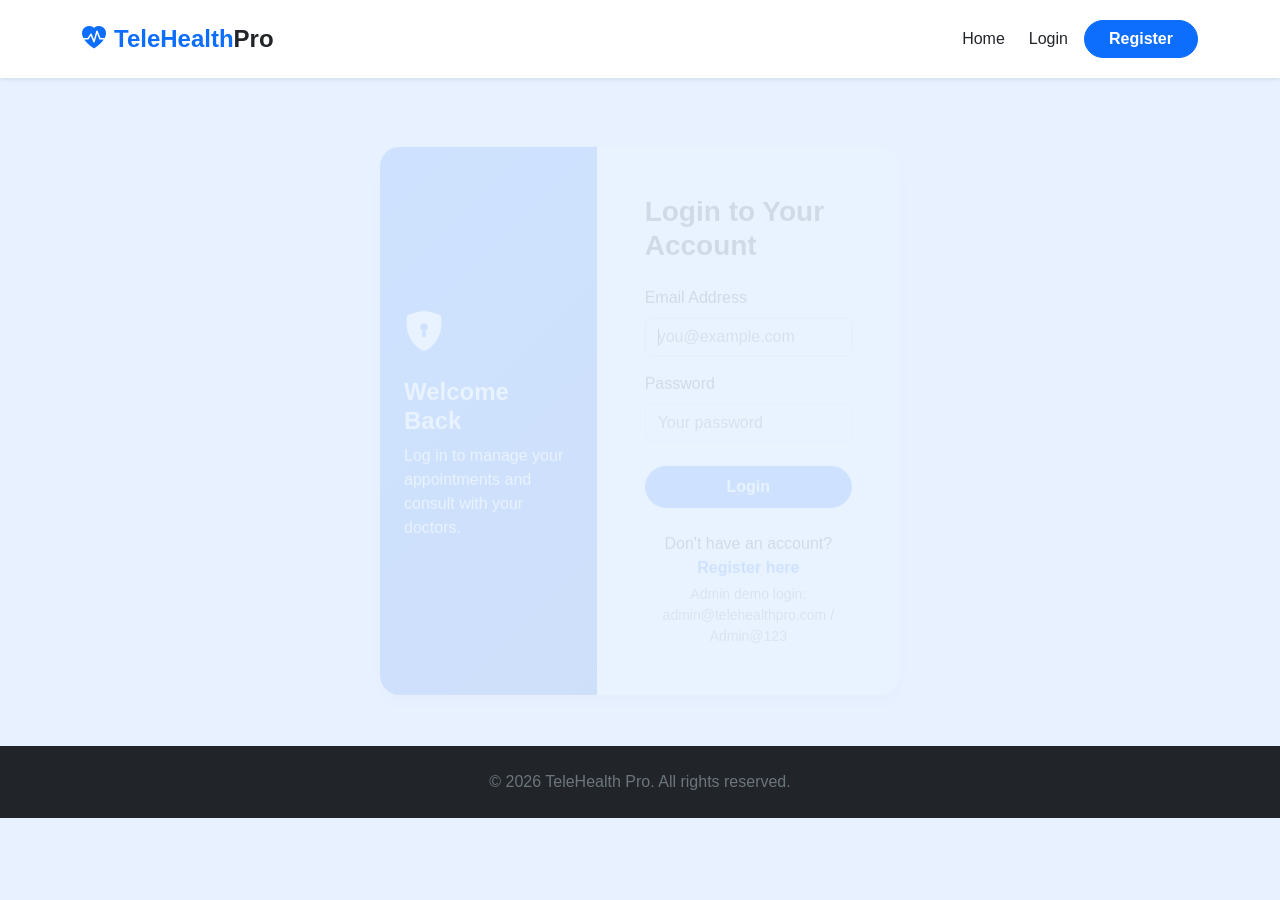
<file: frontend/admin/users.html>
<!DOCTYPE html>
<html lang="en">
<head>
    <meta charset="UTF-8">
    <meta name="viewport" content="width=device-width, initial-scale=1.0">
    <title>Registered Users - TeleHealth Pro</title>
    <link href="https://cdn.jsdelivr.net/npm/bootstrap@5.3.3/dist/css/bootstrap.min.css" rel="stylesheet">
    <link href="https://cdn.jsdelivr.net/npm/bootstrap-icons@1.11.3/font/bootstrap-icons.css" rel="stylesheet">
    <link href="../css/style.css" rel="stylesheet">
</head>
<body>

<div class="d-flex">
    <div class="admin-sidebar bg-dark text-light p-3 vh-100">
        <a href="dashboard.html" class="d-flex align-items-center mb-4 text-decoration-none text-light">
            <i class="bi bi-heart-pulse-fill text-primary fs-3 me-2"></i>
            <span class="fs-5 fw-bold">TeleHealth<span class="text-primary">Admin</span></span>
        </a>
        <ul class="nav nav-pills flex-column gap-1">
            <li class="nav-item"><a class="nav-link text-light" href="dashboard.html"><i class="bi bi-speedometer2 me-2"></i>Dashboard</a></li>
            <li class="nav-item"><a class="nav-link text-light" href="doctors.html"><i class="bi bi-person-badge me-2"></i>Doctors</a></li>
            <li class="nav-item"><a class="nav-link text-light" href="categories.html"><i class="bi bi-grid-3x3-gap me-2"></i>Categories</a></li>
            <li class="nav-item"><a class="nav-link text-light active" href="users.html"><i class="bi bi-people me-2"></i>Registered Users</a></li>
            <li class="nav-item"><a class="nav-link text-light" href="appointments.html"><i class="bi bi-calendar-check me-2"></i>Appointments</a></li>
            <li class="nav-item mt-3"><button id="logoutBtn" class="nav-link text-light border-0 bg-transparent w-100 text-start"><i class="bi bi-box-arrow-right me-2"></i>Logout</button></li>
        </ul>
    </div>

    <div class="flex-grow-1 p-4">
        <h2 class="fw-bold mb-4">Registered Users</h2>
        <div class="table-responsive">
            <table class="table table-hover bg-white align-middle">
                <thead><tr><th>#</th><th>Full Name</th><th>Email</th><th>Mobile</th><th>Gender</th><th>Date of Birth</th><th>Role</th></tr></thead>
                <tbody id="usersBody">
                    <tr><td colspan="7" class="text-center text-secondary py-4">Loading...</td></tr>
                </tbody>
            </table>
        </div>
    </div>
</div>

<script src="https://cdn.jsdelivr.net/npm/bootstrap@5.3.3/dist/js/bootstrap.bundle.min.js"></script>
<script src="../js/config.js"></script>
<script src="../js/api.js"></script>
<script src="../js/auth.js"></script>
<script>
    async function loadUsers() {
        const tbody = document.getElementById("usersBody");
        try {
            const users = await Api.admin.listUsers();
            if (!users.length) {
                tbody.innerHTML = '<tr><td colspan="7" class="text-center text-secondary py-4">No users registered yet.</td></tr>';
                return;
            }
            tbody.innerHTML = users.map((u, i) => `
                <tr>
                    <td>${i + 1}</td>
                    <td>${u.fullName}</td>
                    <td>${u.email}</td>
                    <td>${u.mobile || ""}</td>
                    <td>${u.gender || ""}</td>
                    <td>${u.dob || ""}</td>
                    <td><span class="badge bg-primary">${u.role}</span></td>
                </tr>
            `).join("");
        } catch (e) {
            tbody.innerHTML = '<tr><td colspan="7" class="text-center text-danger py-4">Could not load users.</td></tr>';
        }
    }

    (async () => {
        const user = await requireAdmin();
        if (!user) return;
        loadUsers();
    })();
</script>
</body>
</html>
</file>
<file: frontend/css/style.css>
/* ==========================================================
   TeleHealth Pro - Main Stylesheet
   Theme: Medical Professional (Blue / White / Light Blue)
   ========================================================== */

:root {
    --primary-blue: #0d6efd;
    --deep-blue: #0a58ca;
    --light-blue: #e7f1ff;
    --accent-blue: #cfe2ff;
    --soft-white: #f8f9fa;
    --text-dark: #212529;
}

body {
    font-family: 'Segoe UI', Roboto, -apple-system, sans-serif;
    color: var(--text-dark);
    background-color: var(--soft-white);
}

a { text-decoration: none; }

/* ---------- Navbar ---------- */
.navbar-brand i { color: var(--primary-blue); }
.nav-link { font-weight: 500; color: var(--text-dark) !important; }
.nav-link:hover { color: var(--primary-blue) !important; }

/* ---------- Hero Section ---------- */
.hero-section {
    background: linear-gradient(120deg, var(--light-blue) 0%, #ffffff 100%);
    padding: 100px 0 80px;
}
.hero-section h1 { font-weight: 800; line-height: 1.2; }
.hero-section .highlight { color: var(--primary-blue); }

/* ---------- Section Spacing ---------- */
section { padding: 80px 0; }
.section-title { font-weight: 700; margin-bottom: 1rem; }
.section-subtitle { color: #6c757d; max-width: 650px; margin: 0 auto 3rem; }

/* ---------- Cards ---------- */
.feature-card, .category-card, .doctor-card, .testimonial-card {
    border: none;
    border-radius: 16px;
    background: #fff;
    box-shadow: 0 4px 20px rgba(13, 110, 253, 0.06);
    transition: transform 0.25s ease, box-shadow 0.25s ease;
    height: 100%;
}
.feature-card:hover, .category-card:hover, .doctor-card:hover {
    transform: translateY(-6px);
    box-shadow: 0 12px 30px rgba(13, 110, 253, 0.15);
}
.category-card .icon-circle {
    width: 64px;
    height: 64px;
    border-radius: 50%;
    background: var(--light-blue);
    display: flex;
    align-items: center;
    justify-content: center;
    font-size: 28px;
    color: var(--primary-blue);
    margin: 0 auto 1rem;
}

/* ---------- Buttons ---------- */
.btn-primary {
    background-color: var(--primary-blue);
    border-color: var(--primary-blue);
    border-radius: 50px;
    font-weight: 600;
}
.btn-primary:hover { background-color: var(--deep-blue); border-color: var(--deep-blue); }
.btn-outline-primary { border-radius: 50px; font-weight: 600; }
.rounded-pill { border-radius: 50px !important; }

/* ---------- Doctor Cards ---------- */
.doctor-card img {
    width: 100%;
    height: 220px;
    object-fit: cover;
    border-top-left-radius: 16px;
    border-top-right-radius: 16px;
}
.badge-available { background-color: #198754; }
.badge-busy { background-color: #dc3545; }

/* ---------- Testimonials ---------- */
.testimonial-card { padding: 2rem; }
.testimonial-card .stars { color: #ffc107; }

/* ---------- Auth Pages ---------- */
.auth-card {
    max-width: 520px;
    margin: 60px auto;
    border-radius: 20px;
    box-shadow: 0 10px 40px rgba(13, 110, 253, 0.12);
    border: none;
}
.auth-side-panel {
    background: linear-gradient(135deg, var(--primary-blue), var(--deep-blue));
    color: #fff;
    border-radius: 20px 0 0 20px;
}

/* ---------- Dashboard ---------- */
.dashboard-card {
    border-radius: 16px;
    border: none;
    box-shadow: 0 4px 15px rgba(0,0,0,0.05);
    transition: transform .2s ease;
}
.dashboard-card:hover { transform: translateY(-4px); }
.stat-card {
    border-radius: 16px;
    padding: 1.5rem;
    color: #fff;
}
.stat-card.blue { background: linear-gradient(135deg, #0d6efd, #0a58ca); }
.stat-card.green { background: linear-gradient(135deg, #198754, #146c43); }
.stat-card.orange { background: linear-gradient(135deg, #fd7e14, #d96209); }
.stat-card.purple { background: linear-gradient(135deg, #6f42c1, #59359a); }
.stat-card.teal { background: linear-gradient(135deg, #20c997, #17a37e); }

/* ---------- Admin Sidebar ---------- */
.admin-sidebar { position: sticky; top: 0; min-width: 240px; }
.admin-sidebar .nav-link.active { background-color: var(--primary-blue); color: #fff !important; }
.admin-sidebar .nav-link { border-radius: 10px; margin-bottom: 2px; }
.admin-sidebar .nav-link:hover { background-color: rgba(255,255,255,0.08); }

/* ---------- Tables ---------- */
.table-responsive { border-radius: 12px; overflow: hidden; }
.table thead { background-color: var(--light-blue); }

/* ---------- Footer ---------- */
footer a:hover { color: var(--primary-blue) !important; }

/* ---------- Error Pages ---------- */
.error-page { padding: 120px 0; text-align: center; }
.error-page .error-code { font-size: 8rem; font-weight: 800; color: var(--primary-blue); }

/* ---------- Utility ---------- */
.text-primary-blue { color: var(--primary-blue); }
.bg-light-blue { background-color: var(--light-blue); }
.smooth-fade { animation: fadeIn 0.6s ease; }
@keyframes fadeIn {
    from { opacity: 0; transform: translateY(10px); }
    to { opacity: 1; transform: translateY(0); }
}

/* ---------- Responsive ---------- */
@media (max-width: 991px) {
    .admin-sidebar { min-width: 100%; height: auto; position: relative; }
    .hero-section { padding: 60px 0; text-align: center; }
}
</file>
